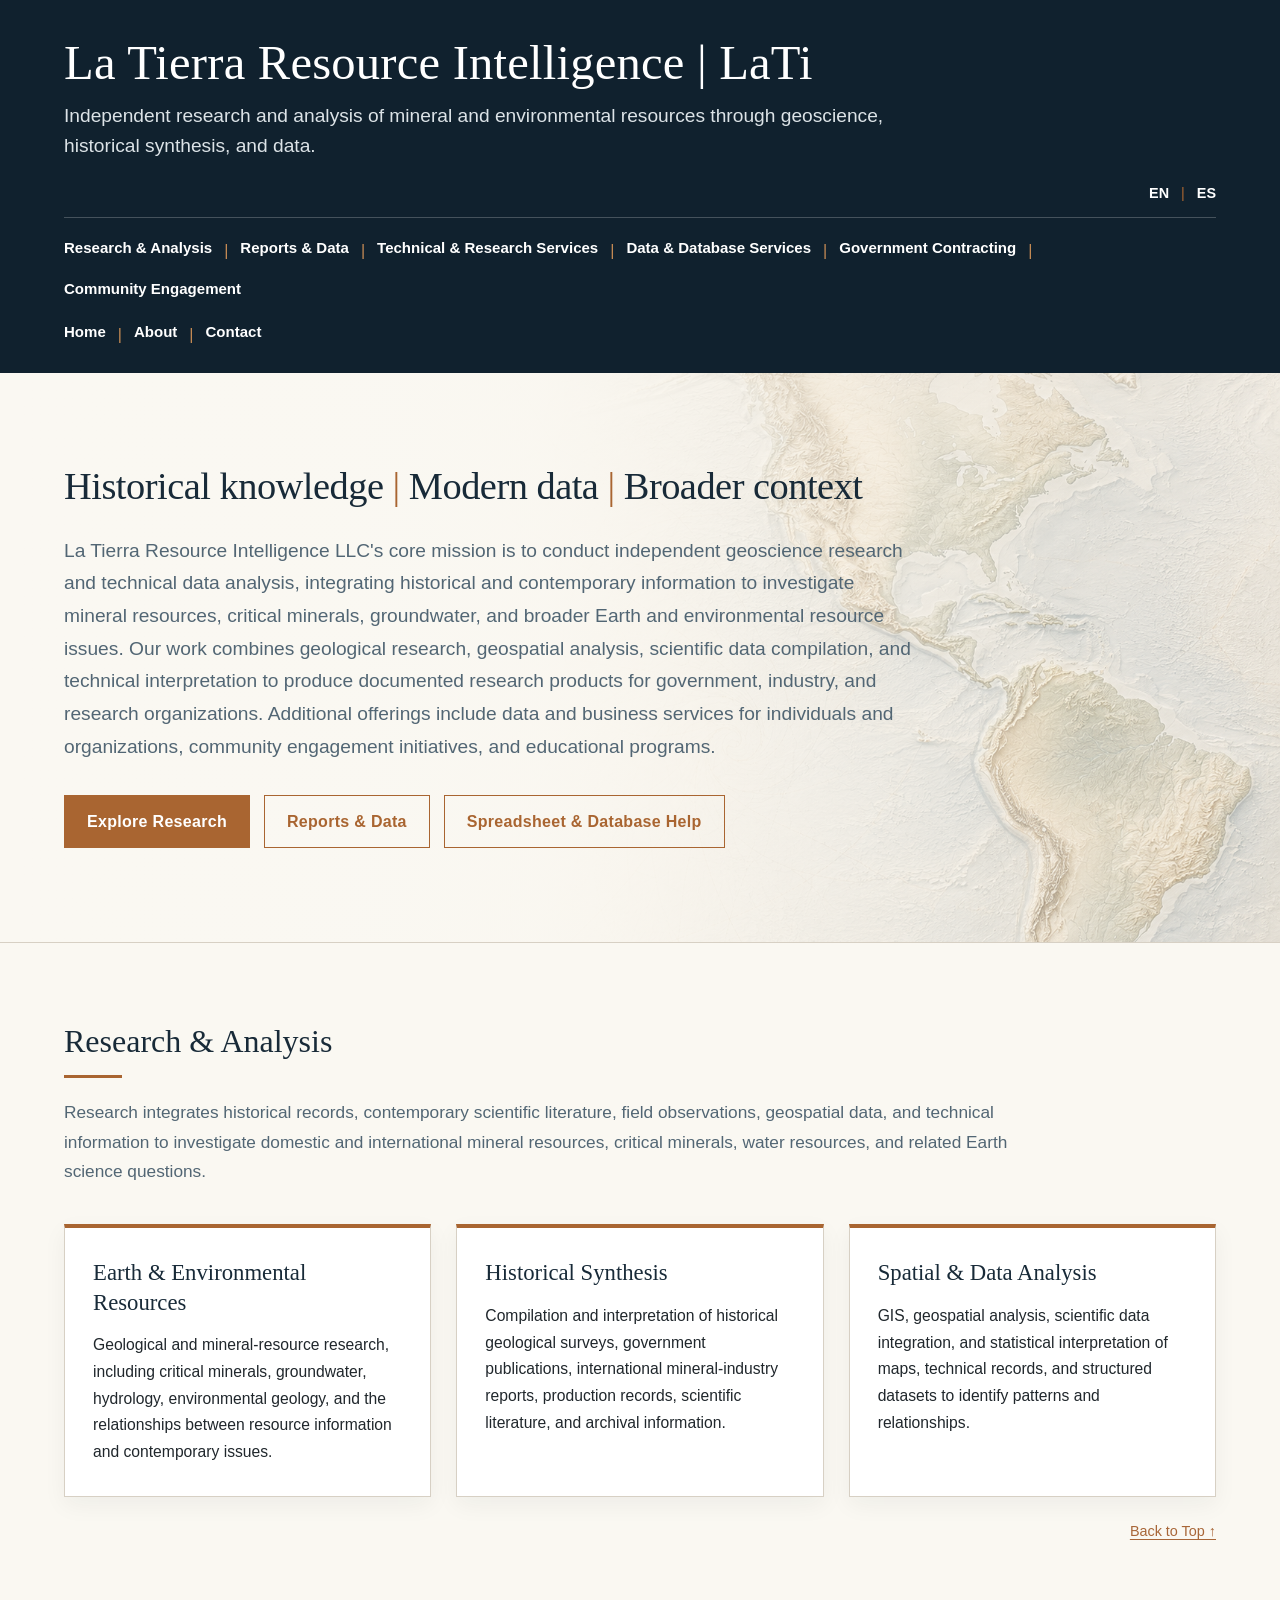
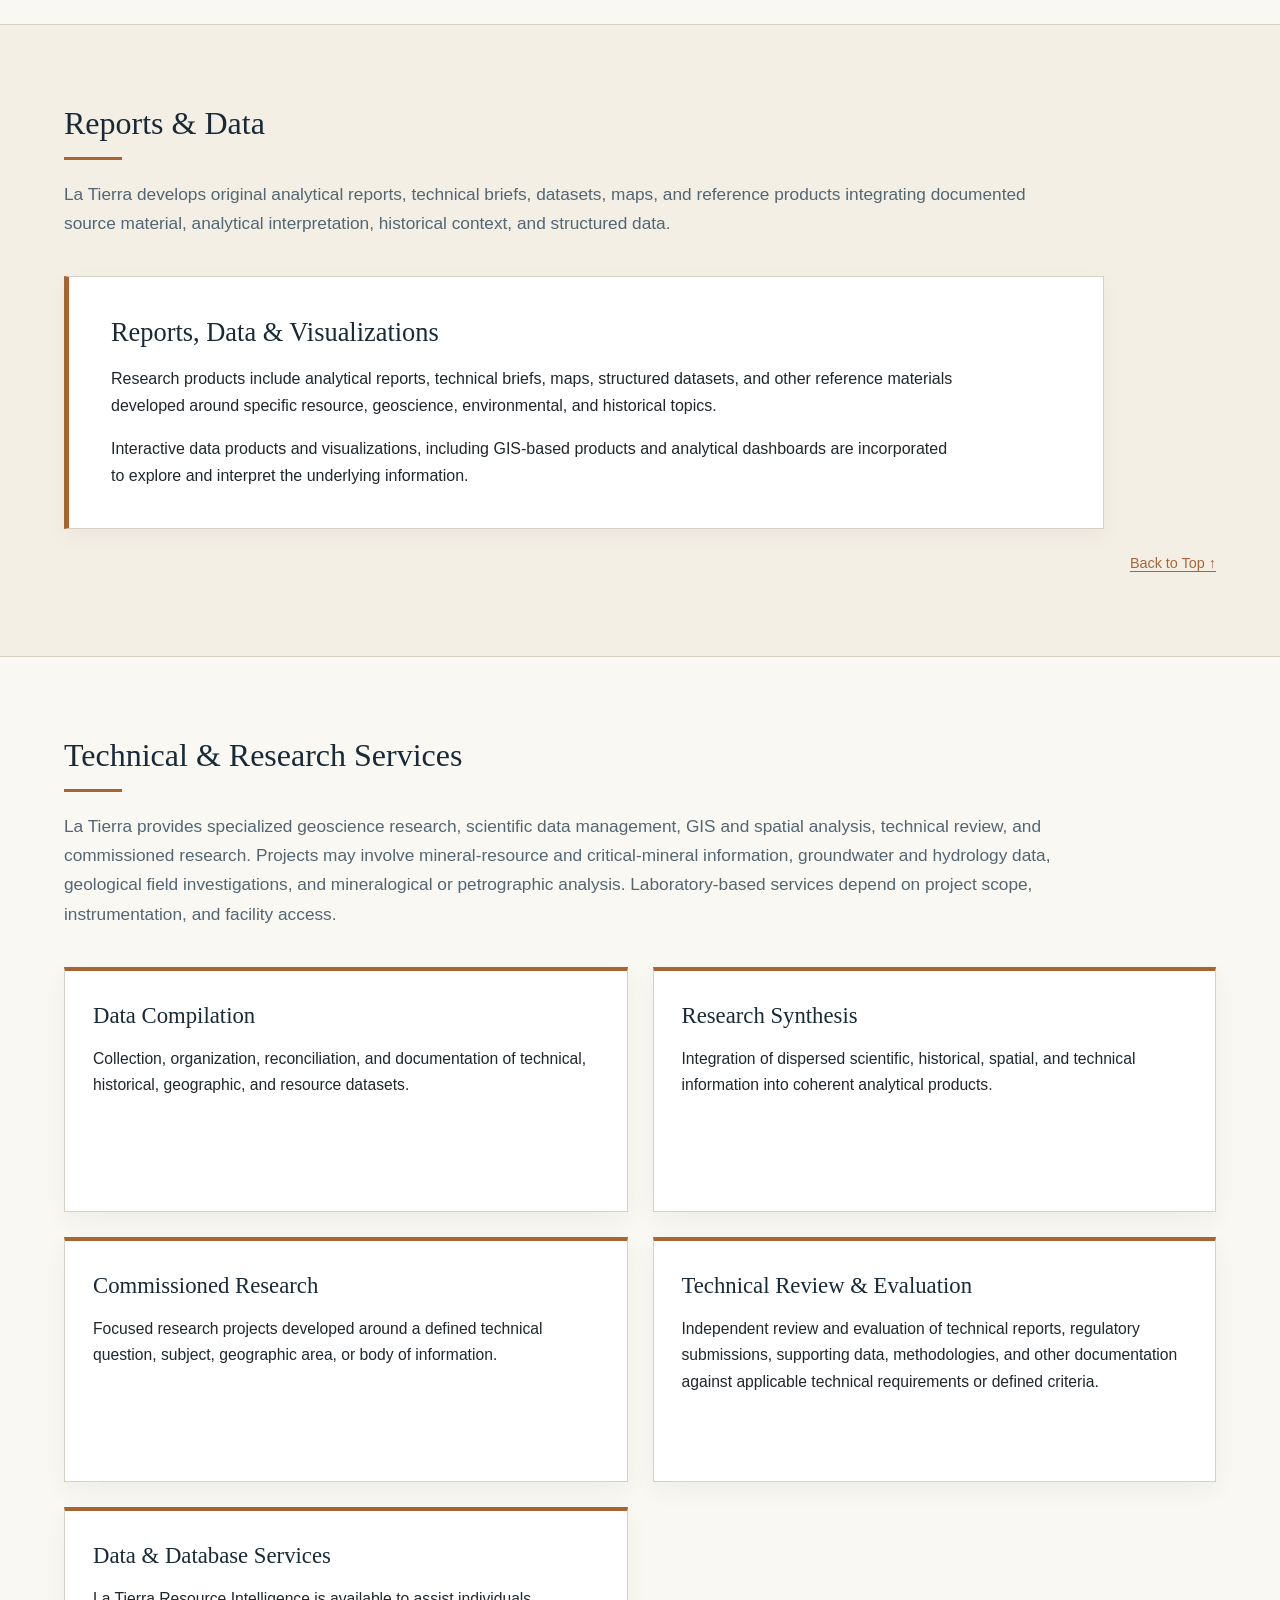
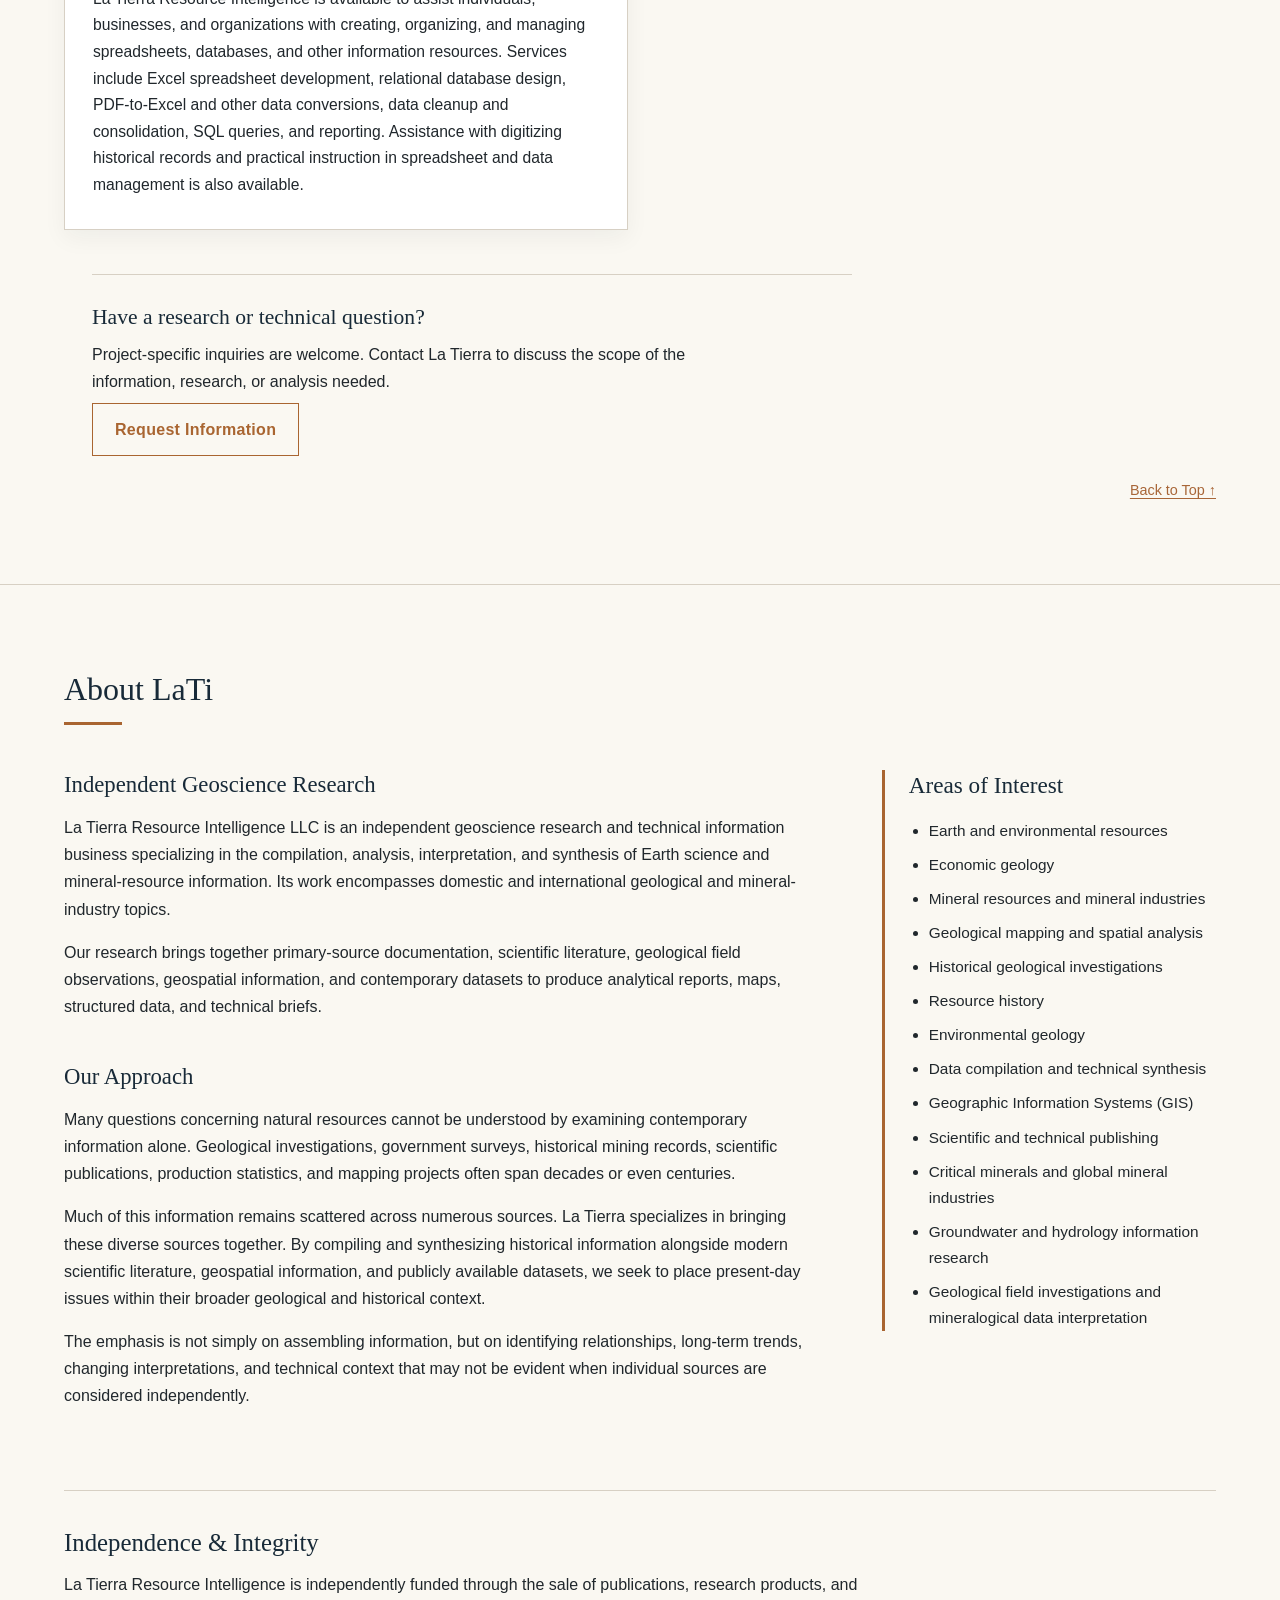
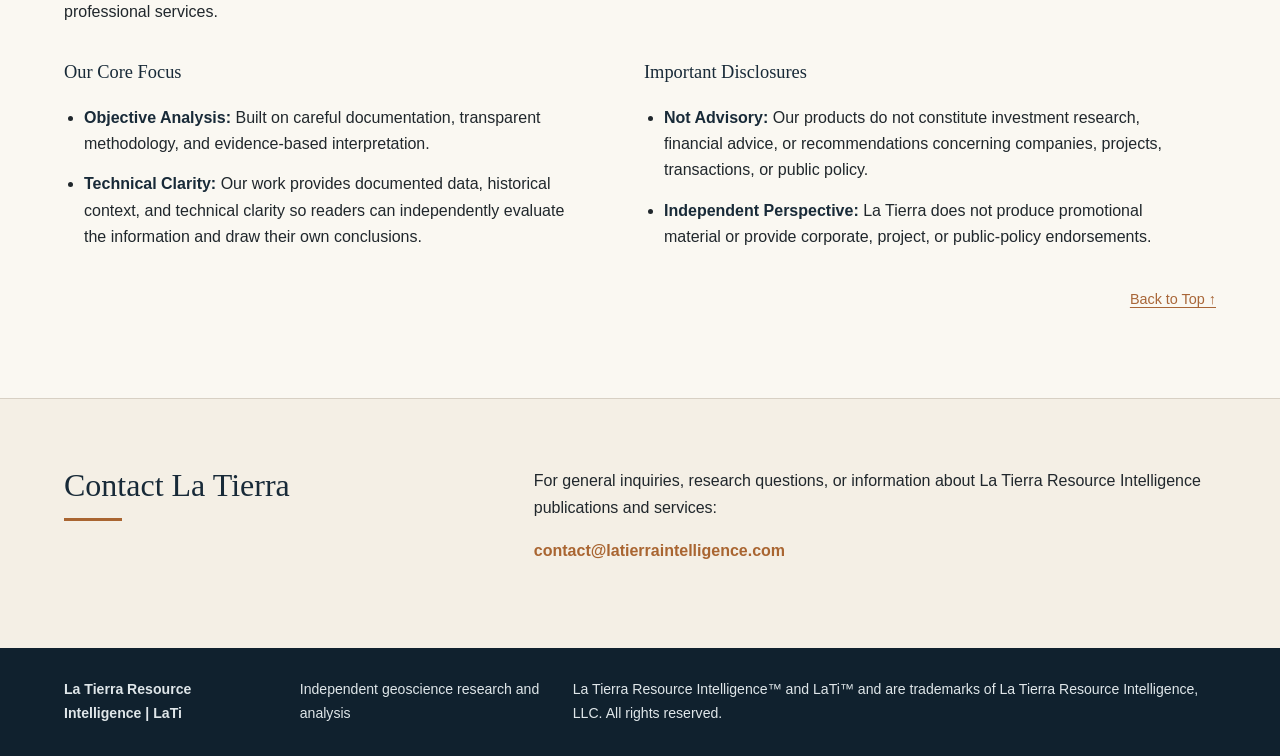
<file: index.html>
<!DOCTYPE html>

<html lang="en">
<head>
<meta charset="utf-8"/>
<meta content="width=device-width, initial-scale=1.0" name="viewport"/>
<title>La Tierra Resource Intelligence | Mineral &amp; Earth Resource Research</title>
<meta content="La Tierra: geoscience research, critical minerals, mineral resources, GIS, groundwater information research and global geological data services." name="description"/>
<link href="style.css" rel="stylesheet"/>
</head>
<body id="top">
<!-- =====================================================
       HEADER
       ===================================================== -->
<header class="site-header">
<div class="header-container">
<div class="brand">
<h1>
          La Tierra Resource Intelligence | LaTi
        </h1>
<p>
          Independent research and analysis of mineral and environmental resources through geoscience,
          historical synthesis, and data.
        </p>
</div>
<div class="language-switcher">
<a href="index.html">EN</a>
<span>|</span>
<a href="es.html">ES</a>
</div>
<nav class="main-nav" aria-label="Main navigation" style="display:flex;flex-direction:column;align-items:flex-start;gap:12px;">
<div class="nav-explicit-row" style="display:flex;flex-wrap:wrap;align-items:center;column-gap:12px;row-gap:9px;width:100%;">
<a href="#research">Research &amp; Analysis</a>
<span aria-hidden="true" style="color:#C58B54;font-weight:400;">|</span><a href="#reports">Reports &amp; Data</a>
<span aria-hidden="true" style="color:#C58B54;font-weight:400;">|</span><a href="#services">Technical &amp; Research Services</a>
<span aria-hidden="true" style="color:#C58B54;font-weight:400;">|</span><a href="data-services/">Data &amp; Database Services</a>
<span aria-hidden="true" style="color:#C58B54;font-weight:400;">|</span><a href="government/">Government Contracting</a>
<span aria-hidden="true" style="color:#C58B54;font-weight:400;">|</span><a href="community/">Community Engagement</a>
</div>
<div class="nav-explicit-row" style="display:flex;flex-wrap:wrap;align-items:center;column-gap:12px;row-gap:9px;width:100%;">
<a href="index.html">Home</a>
<span aria-hidden="true" style="color:#C58B54;font-weight:400;">|</span><a href="#about">About</a>
<span aria-hidden="true" style="color:#C58B54;font-weight:400;">|</span><a href="#contact">Contact</a>
</div>
</nav>
</div>
</header>
<main>
<!-- ===================================================
         HERO
         =================================================== -->
<section class="hero">
<div class="page-container">
<div class="hero-content">
<h2>
            Historical knowledge
            <span>|</span>
            Modern data
            <span>|</span>
            Broader context
          </h2>
<p class="hero-description">La Tierra Resource Intelligence LLC's core mission is to conduct independent geoscience research and technical data analysis, integrating historical and contemporary information to investigate mineral resources, critical minerals, groundwater, and broader Earth and environmental resource issues. Our work combines geological research, geospatial analysis, scientific data compilation, and technical interpretation to produce documented research products for government, industry, and research organizations. Additional offerings include data and business services for individuals and organizations, community engagement initiatives, and educational programs.</p>
<div class="hero-buttons">
<a class="button-primary" href="#research">
              Explore Research
            </a>
<a class="button-outline" href="#reports">
              Reports &amp; Data
            </a>
<a class="button-outline" href="data-services/">Spreadsheet &amp; Database Help</a></div>
</div>
</div>
</section>
<!-- ===================================================
         RESEARCH & ANALYSIS
         =================================================== -->
<section class="content-section" id="research">
<div class="page-container">
<div class="section-heading">
<h2>
            Research &amp; Analysis
          </h2>
<p class="section-intro">Research integrates historical records, contemporary scientific literature, field observations, geospatial data, and technical information to investigate domestic and international mineral resources, critical minerals, water resources, and related Earth science questions.</p>
</div>
<div class="research-grid">
<article class="research-card">
<h3>
              Earth &amp; Environmental Resources
            </h3>
<p>Geological and mineral-resource research, including critical minerals, groundwater, hydrology, environmental geology, and the relationships between resource information and contemporary issues.</p>
</article>
<article class="research-card">
<h3>
              Historical Synthesis
            </h3>
<p>Compilation and interpretation of historical geological surveys, government publications, international mineral-industry reports, production records, scientific literature, and archival information.</p>
</article>
<article class="research-card">
<h3>
              Spatial &amp; Data Analysis
            </h3>
<p>GIS, geospatial analysis, scientific data integration, and statistical interpretation of maps, technical records, and structured datasets to identify patterns and relationships.</p>
</article>
</div>
<div style="text-align:right;margin-top:20px;"><a href="#top" style="color:#A86638;text-decoration:underline;text-underline-offset:3px;font-size:0.9rem;">Back to Top ↑</a></div>
</div>
</section>
<!-- ===================================================
         REPORTS & DATA
         =================================================== -->
<section class="reports-section" id="reports">
<div class="page-container">
<div class="section-heading">
<h2>
            Reports &amp; Data
          </h2>
<p class="section-intro">
            La Tierra develops original analytical reports, technical briefs,
            datasets, maps, and reference products integrating documented source
            material, analytical interpretation, historical context, and
            structured data.
          </p>
</div>
<div class="report-panel">
<div class="report-panel-text">
<h3>
              Reports, Data &amp; Visualizations
            </h3>
<p>
              Research products include analytical reports, technical briefs,
              maps, structured datasets, and other reference materials developed
              around specific resource, geoscience, environmental, and historical
              topics.
            </p>
<p>
              Interactive data products and visualizations, including GIS-based
              products and analytical dashboards are incorporated to explore and interpret the underlying
              information.
            </p>
</div>
</div>
<div style="text-align:right;margin-top:20px;"><a href="#top" style="color:#A86638;text-decoration:underline;text-underline-offset:3px;font-size:0.9rem;">Back to Top ↑</a></div>
</div>
</section>
<!-- ===================================================
         TECHNICAL & RESEARCH SERVICES
         =================================================== -->
<section class="content-section" id="services">
<div class="page-container">
<div class="section-heading">
<h2>
            Technical &amp; Research Services
          </h2>
<p class="section-intro">La Tierra provides specialized geoscience research, scientific data management, GIS and spatial analysis, technical review, and commissioned research. Projects may involve mineral-resource and critical-mineral information, groundwater and hydrology data, geological field investigations, and mineralogical or petrographic analysis. Laboratory-based services depend on project scope, instrumentation, and facility access.</p>
</div>
<div class="services-grid">
<article class="service-item">
<h3>
              Data Compilation
            </h3>
<p>
              Collection, organization, reconciliation, and documentation of
              technical, historical, geographic, and resource datasets.
            </p>
</article>
<article class="service-item">
<h3>
              Research Synthesis
            </h3>
<p>
              Integration of dispersed scientific, historical, spatial, and
              technical information into coherent analytical products.
            </p>
</article>
<article class="service-item">
<h3>
              Commissioned Research
            </h3>
<p>
              Focused research projects developed around a defined technical
              question, subject, geographic area, or body of information.
            </p>
</article>
<article class="service-item">
<h3>
              Technical Review &amp; Evaluation
            </h3>
<p>
              Independent review and evaluation of technical reports,
              regulatory submissions, supporting data, methodologies, and
              other documentation against applicable technical requirements
              or defined criteria.
            </p>
</article>
<article class="service-item" id="data-services">
<h3>Data &amp; Database Services</h3>
<p>La Tierra Resource Intelligence is available to assist individuals, businesses, and organizations with creating, organizing, and managing spreadsheets, databases, and other information resources. Services include Excel spreadsheet development, relational database design, PDF-to-Excel and other data conversions, data cleanup and consolidation, SQL queries, and reporting. Assistance with digitizing historical records and practical instruction in spreadsheet and data management is also available.</p>
</article>
</div>
<!-- SERVICE INQUIRY -->
<div class="service-inquiry">
<h3>
            Have a research or technical question?
          </h3>
<p>
            Project-specific inquiries are welcome. Contact La Tierra to discuss
            the scope of the information, research, or analysis needed.
          </p>
<a class="button-outline" href="#contact">
            Request Information
          </a>
</div>
<div style="text-align:right;margin-top:20px;"><a href="#top" style="color:#A86638;text-decoration:underline;text-underline-offset:3px;font-size:0.9rem;">Back to Top ↑</a></div>
</div>
</section>
<!-- ===================================================
         ABOUT
         =================================================== -->
<section class="about-section" id="about">
<div class="page-container">
<div class="section-heading about-heading">
<h2>
            About LaTi
          </h2>
</div>
<div class="about-grid">
<!-- LEFT COLUMN -->
<div class="about-main">
<div class="about-block">
<h3>
                Independent Geoscience Research
              </h3>
<p>La Tierra Resource Intelligence LLC is an independent geoscience research and technical information business specializing in the compilation, analysis, interpretation, and synthesis of Earth science and mineral-resource information. Its work encompasses domestic and international geological and mineral-industry topics.</p>
<p>Our research brings together primary-source documentation, scientific literature, geological field observations, geospatial information, and contemporary datasets to produce analytical reports, maps, structured data, and technical briefs.</p>
</div>
<div class="about-block">
<h3>
                Our Approach
              </h3>
<p>
                Many questions concerning natural resources cannot be understood
                by examining contemporary information alone. Geological
                investigations, government surveys, historical mining records,
                scientific publications, production statistics, and mapping
                projects often span decades or even centuries.
              </p>
<p>
                Much of this information remains scattered across numerous
                sources. La Tierra specializes in bringing these diverse sources
                together. By compiling and synthesizing historical information alongside
                modern scientific literature, geospatial information, and
                publicly available datasets, we seek to place present-day
                issues within their broader geological and historical
                context.
              </p>
<p>
                The emphasis is not simply on assembling information, but on
                identifying relationships, long-term trends, changing
                interpretations, and technical context that may not be evident
                when individual sources are considered independently.
              </p>
</div>
</div>
<!-- RIGHT COLUMN -->
<aside class="about-sidebar">
<div class="sidebar-block">
<h3>
                Areas of Interest
              </h3>
<ul>
<li>
                  Earth and environmental resources
                </li>
<li>
                  Economic geology
                </li>
<li>
                  Mineral resources and mineral industries
                </li>
<li>
                  Geological mapping and spatial analysis
                </li>
<li>
                  Historical geological investigations
                </li>
<li>
                  Resource history
                </li>
<li>
                  Environmental geology
                </li>
<li>
                  Data compilation and technical synthesis
                </li>
<li>
                  Geographic Information Systems (GIS)
                </li>
<li>
                  Scientific and technical publishing
                </li>
<li>Critical minerals and global mineral industries</li><li>Groundwater and hydrology information research</li><li>Geological field investigations and mineralogical data interpretation</li></ul>
</div>
</aside>
</div>
<!-- closes about-grid -->
<!-- =================================================
             INDEPENDENCE & INTEGRITY
             FULL-WIDTH BELOW ABOUT GRID
             ================================================= -->
<div class="independence-block">
<h3>
            Independence &amp; Integrity
          </h3>
<p>
            La Tierra Resource Intelligence is independently funded through
            the sale of publications, research products, and professional
            services.
          </p>
<div class="independence-content">
<div class="independence-subsection">
<h4>
                Our Core Focus
              </h4>
<ul>
<li>
<strong>Objective Analysis:</strong>
                  Built on careful documentation, transparent methodology, and
                  evidence-based interpretation.
                </li>
<li>
<strong>Technical Clarity:</strong>
                  Our work provides documented data, historical context, and
                  technical clarity so readers can independently evaluate the
                  information and draw their own conclusions.
                </li>
</ul>
</div>
<div class="independence-subsection">
<h4>
                Important Disclosures
              </h4>
<ul>
<li>
<strong>Not Advisory:</strong>
                  Our products do not constitute investment research, financial
                  advice, or recommendations concerning companies, projects,
                  transactions, or public policy.
                </li>
<li>
<strong>Independent Perspective:</strong>
                  La Tierra does not produce promotional material or provide
                  corporate, project, or public-policy endorsements.
                </li>
</ul>
</div>
</div>
</div>
<div style="text-align:right;margin-top:20px;"><a href="#top" style="color:#A86638;text-decoration:underline;text-underline-offset:3px;font-size:0.9rem;">Back to Top ↑</a></div>
</div>
</section>
<!-- ===================================================
         CONTACT
         =================================================== -->
<section class="contact-section" id="contact">
<div class="page-container">
<div class="contact-grid">
<div>
<h2>
              Contact La Tierra
            </h2>
</div>
<div class="contact-details">
<p>
              For general inquiries, research questions, or information about
              La Tierra Resource Intelligence publications and services:
            </p>
<p>
<a href="mailto:contact@latierraintelligence.com">
                contact@latierraintelligence.com
              </a>
</p>
</div>
</div>
</div>
</section>
</main>
<!-- =====================================================
       FOOTER
       ===================================================== -->
<footer>
<div class="footer-container">
<div>
<strong>
          La Tierra Resource Intelligence | LaTi
        </strong>
</div>
<div>
        Independent geoscience research and analysis
      </div>
       La Tierra Resource Intelligence™ and LaTi™ and are trademarks of La Tierra Resource Intelligence, LLC. All rights reserved.
      </div>
</footer>
<!-- Cloudflare Web Analytics -->
<script data-cf-beacon='{"token": "9cff321d72824223a50fa33782dbae06"}' src="https://static.cloudflareinsights.com/beacon.min.js" type="module"></script>
<!-- End Cloudflare Web Analytics -->
</body>
</html>
</file>
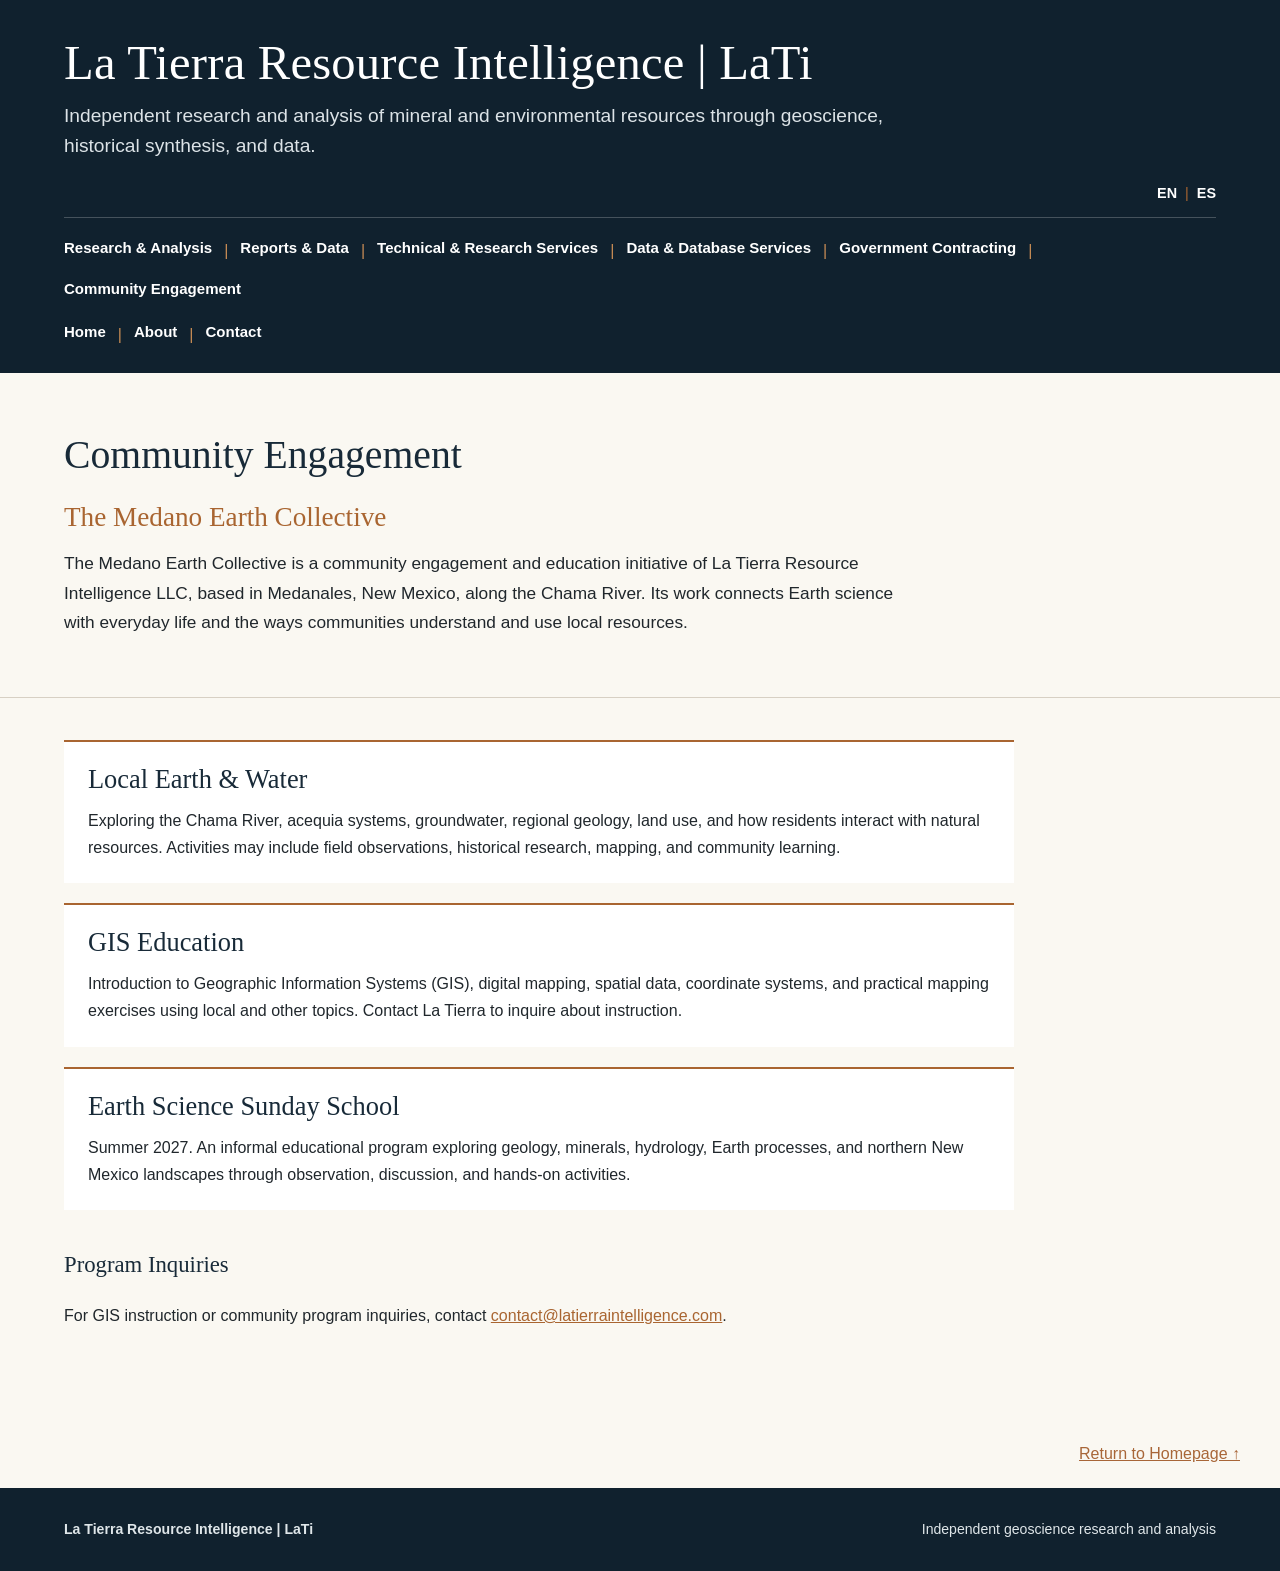
<file: community/index.html>
<!DOCTYPE html>
<html lang="en"><head><meta charset="utf-8"><meta name="viewport" content="width=device-width,initial-scale=1"><title>Community Engagement | La Tierra Resource Intelligence</title><meta name="description" content="Medano Earth Collective: Chama River, acequias, GIS education and Earth science learning."><link rel="stylesheet" href="../style.css"><style>
.community-hero{padding:60px 0 42px;background:var(--paper-light);border-bottom:1px solid var(--border)}
.community-hero h2{font:normal clamp(2rem,3.1vw,3rem)/1.15 Georgia,serif;color:var(--navy);margin:0 0 24px}
.community-hero p{max-width:850px;font-size:1.08rem}
.community-main{padding:42px 0 75px}
.community-topic{border-top:2px solid var(--copper);padding:22px 24px;background:white;margin-bottom:20px;max-width:950px}
.community-topic h3{font:normal 1.65rem Georgia,serif;color:var(--navy);margin:0 0 12px}
.community-topic p{margin:0}
.community-contact{padding-top:20px} @media(max-width:700px){.community-hero{padding:35px 0}.community-topic{padding:20px}}
</style></head><body>
<header class="site-header"><div class="header-container"><div class="brand"><h1>La Tierra Resource Intelligence | LaTi</h1><p>Independent research and analysis of mineral and environmental resources through geoscience, historical synthesis, and data.</p></div><div class="language-switcher"><a href="./">EN</a><span>|</span><a href="es.html">ES</a></div><nav class="main-nav" aria-label="Main navigation" style="display:flex;flex-direction:column;align-items:flex-start;gap:12px;">
<div class="nav-explicit-row" style="display:flex;flex-wrap:wrap;align-items:center;column-gap:12px;row-gap:9px;width:100%;">
<a href="../index.html#research">Research &amp; Analysis</a>
<span aria-hidden="true" style="color:#C58B54;font-weight:400;">|</span><a href="../index.html#reports">Reports &amp; Data</a>
<span aria-hidden="true" style="color:#C58B54;font-weight:400;">|</span><a href="../index.html#services">Technical &amp; Research Services</a>
<span aria-hidden="true" style="color:#C58B54;font-weight:400;">|</span><a href="../data-services/">Data &amp; Database Services</a>
<span aria-hidden="true" style="color:#C58B54;font-weight:400;">|</span><a href="../government/">Government Contracting</a>
<span aria-hidden="true" style="color:#C58B54;font-weight:400;">|</span><a href="./">Community Engagement</a>
</div>
<div class="nav-explicit-row" style="display:flex;flex-wrap:wrap;align-items:center;column-gap:12px;row-gap:9px;width:100%;">
<a href="../index.html">Home</a>
<span aria-hidden="true" style="color:#C58B54;font-weight:400;">|</span><a href="../index.html#about">About</a>
<span aria-hidden="true" style="color:#C58B54;font-weight:400;">|</span><a href="../index.html#contact">Contact</a>
</div>
</nav></div></header>
<main><section class="community-hero"><div class="page-container"><h2>Community Engagement</h2><h3 style="font:normal 1.7rem Georgia,serif;color:var(--copper);margin:0 0 16px">The Medano Earth Collective</h3><p>The Medano Earth Collective is a community engagement and education initiative of La Tierra Resource Intelligence LLC, based in Medanales, New Mexico, along the Chama River. Its work connects Earth science with everyday life and the ways communities understand and use local resources.</p></div></section>
<section class="community-main"><div class="page-container"><article class="community-topic"><h3>Local Earth &amp; Water</h3><p>Exploring the Chama River, acequia systems, groundwater, regional geology, land use, and how residents interact with natural resources. Activities may include field observations, historical research, mapping, and community learning.</p></article><article class="community-topic"><h3>GIS Education</h3><p>Introduction to Geographic Information Systems (GIS), digital mapping, spatial data, coordinate systems, and practical mapping exercises using local and other topics. Contact La Tierra to inquire about instruction.</p></article><article class="community-topic"><h3>Earth Science Sunday School</h3><p>Summer 2027. An informal educational program exploring geology, minerals, hydrology, Earth processes, and northern New Mexico landscapes through observation, discussion, and hands-on activities.</p></article><div class="community-contact"><h3>Program Inquiries</h3><p>For GIS instruction or community program inquiries, contact <a href="mailto:contact@latierraintelligence.com">contact@latierraintelligence.com</a>.</p></div></div></section>

<div style="text-align:right; margin:20px 40px;">
  <a href="../index.html" style="color:#A86638; text-decoration:underline;">
    Return to Homepage ↑
  </a>
</div>
</main>
<footer><div class="footer-container"><div><strong>La Tierra Resource Intelligence | LaTi</strong></div><div>Independent geoscience research and analysis</div></div></footer>
<script data-cf-beacon='{"token": "9cff321d72824223a50fa33782dbae06"}' src="https://static.cloudflareinsights.com/beacon.min.js" type="module"></script>
</body></html>
</file>
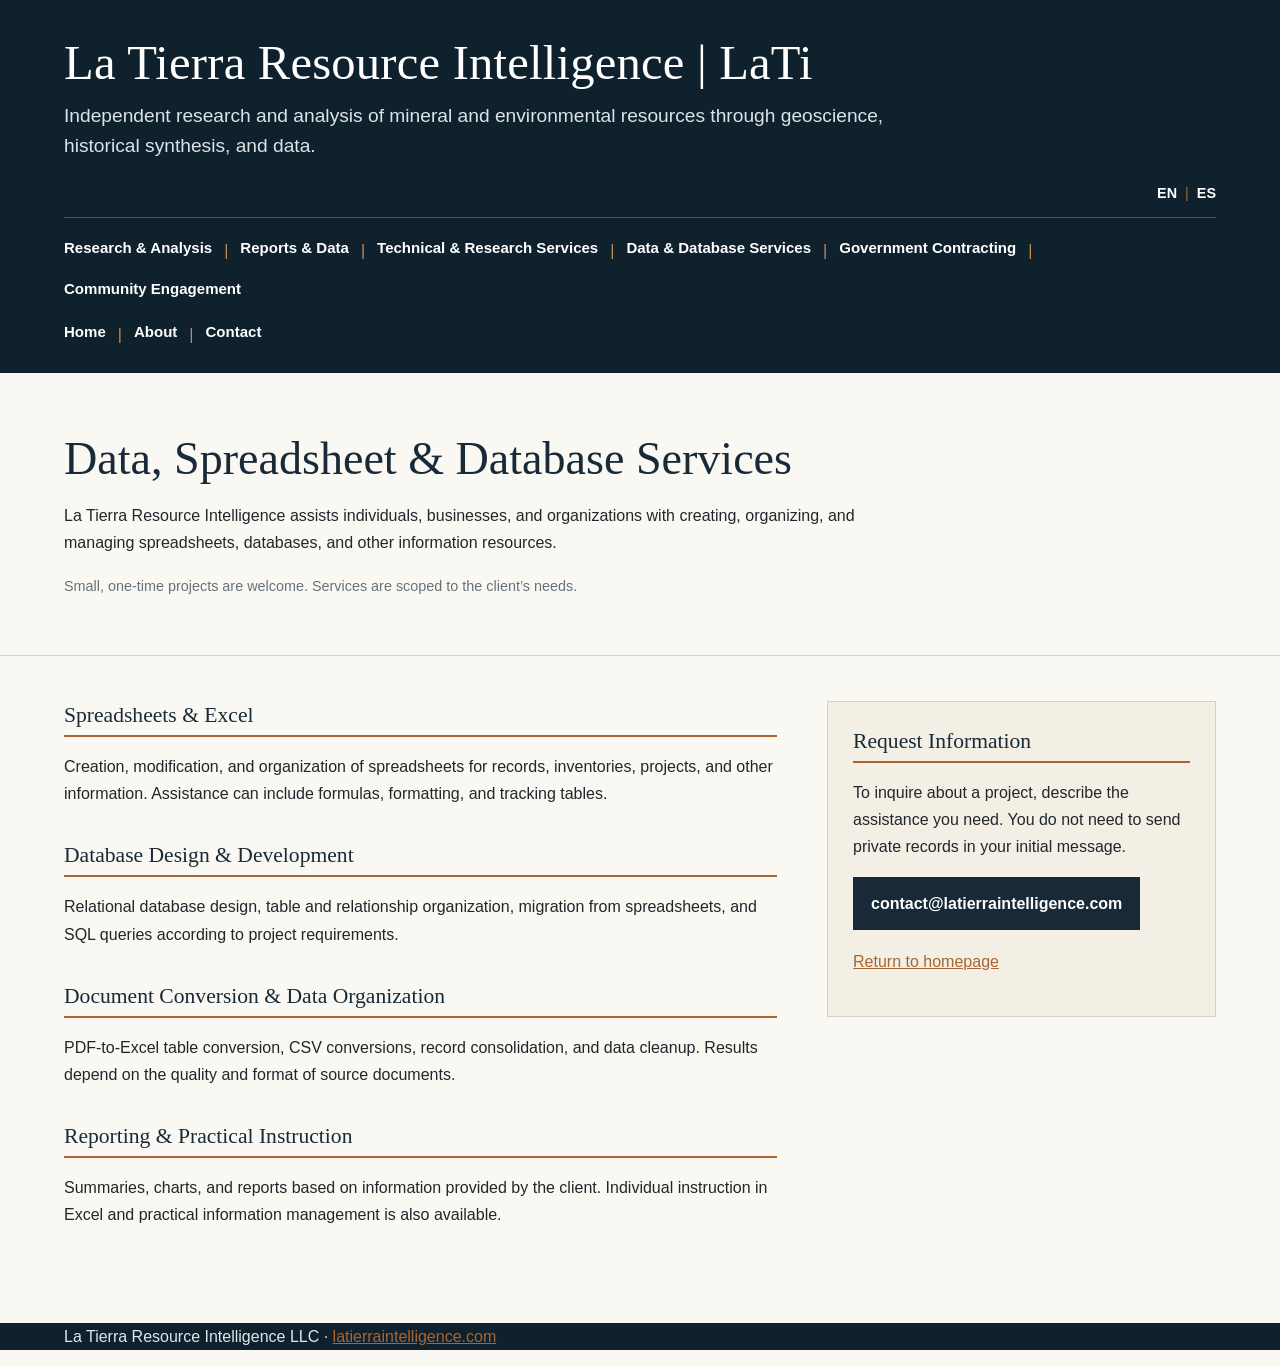
<file: data-services/index.html>
<!DOCTYPE html>
<html lang="en">
<head>
<meta charset="UTF-8">
<meta name="viewport" content="width=device-width, initial-scale=1.0">
<meta name="description" content="La Tierra Resource Intelligence assists individuals, businesses, and organizations with creating, organizing, and managing spreadsheets, databases, and other information resources.">
<title>Data, Spreadsheet &amp; Database Services | La Tierra Resource Intelligence</title>
<link rel="stylesheet" href="../style.css">
<style>
.data-intro{padding:58px 0 38px;border-bottom:1px solid var(--border);background:var(--paper-light)}
.data-intro h2{font-family:Georgia,"Times New Roman",serif;font-size:clamp(2rem,3.6vw,3.1rem);line-height:1.2;margin:0 0 16px;color:var(--navy)}
.data-intro p{max-width:850px;margin:0 0 18px}
.data-layout{padding:45px 0 60px;display:grid;grid-template-columns:minmax(0,1.65fr) minmax(260px,0.9fr);gap:50px}
.data-layout h3{font-family:Georgia,"Times New Roman",serif;color:var(--navy);font-size:1.35rem;border-bottom:2px solid var(--copper);padding-bottom:6px;margin:0 0 16px}
.data-section{margin-bottom:34px}
.data-section p{margin:0 0 12px}
.data-side{background:var(--paper);border:1px solid var(--border);padding:25px;align-self:start}
.data-side h3{margin:0 0 16px}
.data-side p{margin:0 0 16px}
.data-button{display:inline-block;background:var(--navy);color:var(--white);padding:13px 18px;text-decoration:none;font-weight:700;overflow-wrap:anywhere}
.data-button:hover{background:var(--copper-dark);color:var(--white)}
.data-note{color:var(--muted);font-size:0.9rem}
@media(max-width:800px){.data-layout{grid-template-columns:1fr;gap:4px}.data-intro{padding-top:38px}}
</style>
</head>
<body>
<header class="site-header"><div class="header-container">
<div class="brand"><h1>La Tierra Resource Intelligence | LaTi</h1><p>Independent research and analysis of mineral and environmental resources through geoscience, historical synthesis, and data.</p></div>
<div class="language-switcher"><a href="index.html" lang="en">EN</a><span>|</span><a href="es.html" lang="es">ES</a></div>
<nav class="main-nav" aria-label="Main navigation" style="display:flex;flex-direction:column;align-items:flex-start;gap:12px;">
<div class="nav-explicit-row" style="display:flex;flex-wrap:wrap;align-items:center;column-gap:12px;row-gap:9px;width:100%;">
<a href="../index.html#research">Research &amp; Analysis</a>
<span aria-hidden="true" style="color:#C58B54;font-weight:400;">|</span><a href="../index.html#reports">Reports &amp; Data</a>
<span aria-hidden="true" style="color:#C58B54;font-weight:400;">|</span><a href="../index.html#services">Technical &amp; Research Services</a>
<span aria-hidden="true" style="color:#C58B54;font-weight:400;">|</span><a href="./">Data &amp; Database Services</a>
<span aria-hidden="true" style="color:#C58B54;font-weight:400;">|</span><a href="../government/">Government Contracting</a>
<span aria-hidden="true" style="color:#C58B54;font-weight:400;">|</span><a href="../community/">Community Engagement</a>
</div>
<div class="nav-explicit-row" style="display:flex;flex-wrap:wrap;align-items:center;column-gap:12px;row-gap:9px;width:100%;">
<a href="../index.html">Home</a>
<span aria-hidden="true" style="color:#C58B54;font-weight:400;">|</span><a href="../index.html#about">About</a>
<span aria-hidden="true" style="color:#C58B54;font-weight:400;">|</span><a href="../index.html#contact">Contact</a>
</div>
</nav>
</div></header>
<main id="main">
<section class="data-intro"><div class="page-container">
<h2>Data, Spreadsheet &amp; Database Services</h2>
<p>La Tierra Resource Intelligence assists individuals, businesses, and organizations with creating, organizing, and managing spreadsheets, databases, and other information resources.</p>
<p class="data-note">Small, one-time projects are welcome. Services are scoped to the client’s needs.</p>
</div></section>
<div class="page-container data-layout"><div><section class="data-section"><h3>Spreadsheets &amp; Excel</h3><p>Creation, modification, and organization of spreadsheets for records, inventories, projects, and other information. Assistance can include formulas, formatting, and tracking tables.</p></section>
<section class="data-section"><h3>Database Design &amp; Development</h3><p>Relational database design, table and relationship organization, migration from spreadsheets, and SQL queries according to project requirements.</p></section>
<section class="data-section"><h3>Document Conversion &amp; Data Organization</h3><p>PDF-to-Excel table conversion, CSV conversions, record consolidation, and data cleanup. Results depend on the quality and format of source documents.</p></section>
<section class="data-section"><h3>Reporting &amp; Practical Instruction</h3><p>Summaries, charts, and reports based on information provided by the client. Individual instruction in Excel and practical information management is also available.</p></section></div>
<aside class="data-side"><h3>Request Information</h3><p>To inquire about a project, describe the assistance you need. You do not need to send private records in your initial message.</p>
<a class="data-button" href="mailto:contact@latierraintelligence.com?subject=Data%20Services%20Inquiry">contact@latierraintelligence.com</a>
<p style="margin-top:18px"><a href="../index.html">Return to homepage</a></p>
</aside></div>
</main>
<footer class="site-footer"><div class="page-container"><p>La Tierra Resource Intelligence LLC · <a href="https://latierraintelligence.com">latierraintelligence.com</a></p></div></footer>
</body></html>
</file>
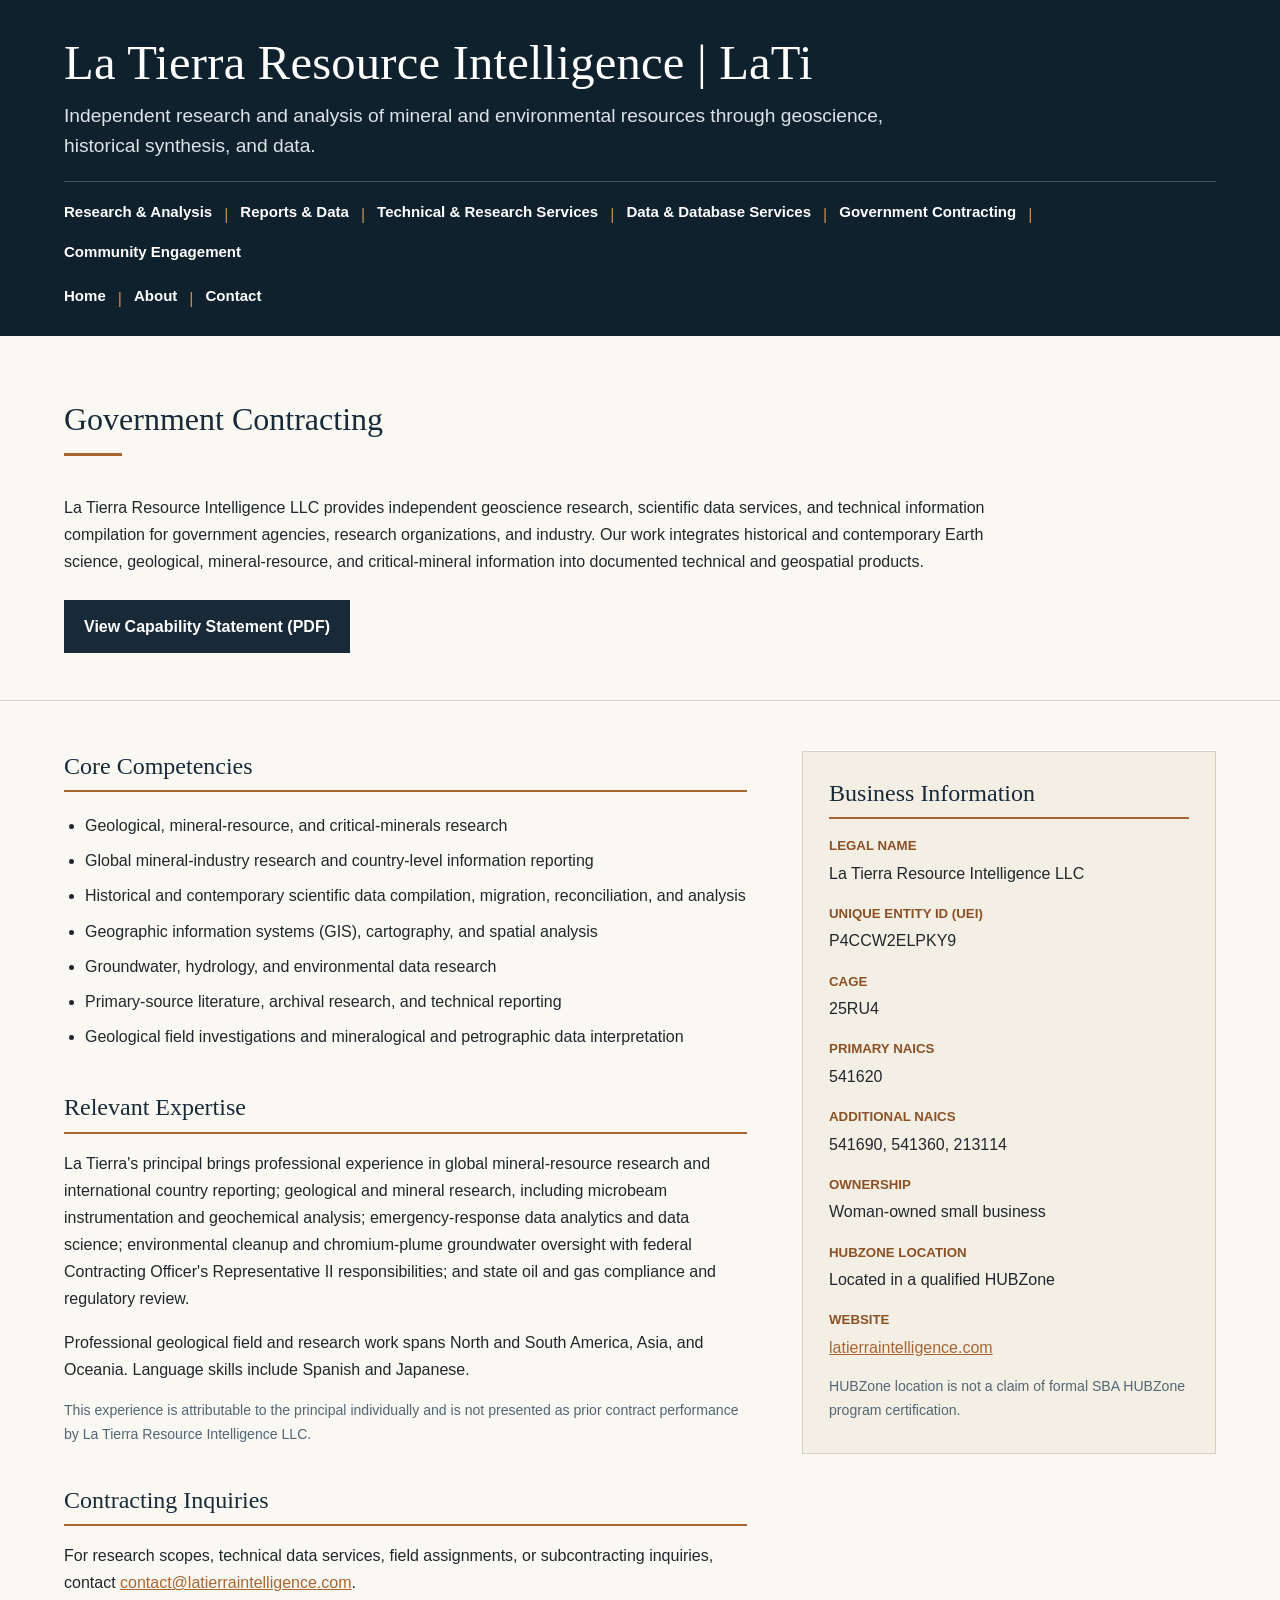
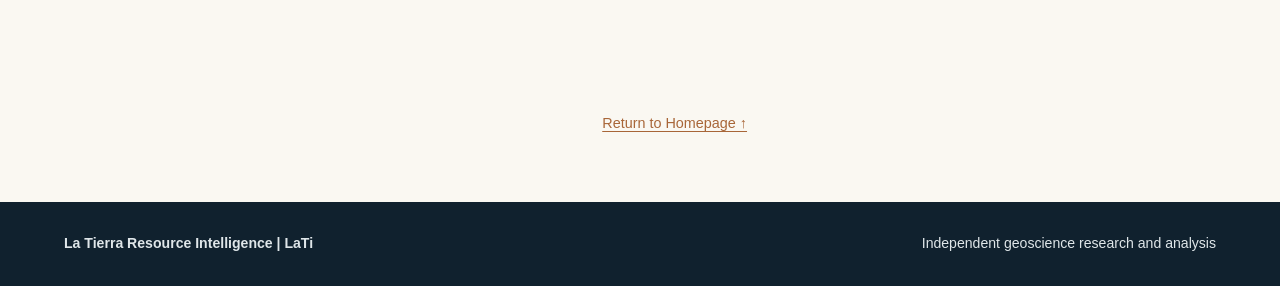
<file: government/index.html>
<!DOCTYPE html>
<html lang="en">
<head>
  <meta charset="UTF-8">
  <meta name="viewport" content="width=device-width, initial-scale=1.0">
  <meta name="description" content="La Tierra Resource Intelligence LLC government contracting capabilities: geoscience research, mineral resources, critical minerals, GIS, technical data and environmental research.">
  <title>Government Contracting | La Tierra Resource Intelligence</title>
  <link rel="stylesheet" href="../style.css">
  <style>
    .government-intro{padding:65px 0 35px;background:var(--paper-light);border-bottom:1px solid var(--border)}
    .government-intro h2{margin-bottom:20px}.government-intro p{max-width:950px}
    .gov-layout{display:grid;grid-template-columns:minmax(0,1.65fr) minmax(275px,1fr);gap:55px;padding:50px 0 65px}
    .gov-layout h3{font-size:1.5rem;border-bottom:2px solid var(--copper);padding-bottom:8px;margin:0 0 16px}
    .gov-layout section{margin-bottom:38px}.gov-layout ul{padding-left:21px;margin-top:0}
    .gov-layout li{padding:4px 0}.gov-meta{border:1px solid var(--border);background:var(--paper);padding:26px 26px 16px;align-self:start}
    .gov-meta dl{margin:0}.gov-meta dt{font-weight:bold;color:var(--copper-dark);font-size:.83rem;text-transform:uppercase;margin-top:16px}.gov-meta dd{margin:2px 0 14px;overflow-wrap:anywhere}
    .gov-download{display:inline-block;background:var(--navy);color:white;text-decoration:none;padding:13px 20px;font-weight:bold;margin:8px 0 12px}.gov-download:hover{background:var(--copper-dark);color:white}
    .gov-note{color:var(--slate);font-size:.88rem}
    @media(max-width:800px){.gov-layout{grid-template-columns:1fr;gap:8px}.government-intro{padding-top:38px}}
  </style>
</head>
<body>
<header class="site-header"><div class="header-container">
<div class="brand"><h1>La Tierra Resource Intelligence | LaTi</h1><p>Independent research and analysis of mineral and environmental resources through geoscience, historical synthesis, and data.</p></div>
<nav class="main-nav" aria-label="Main navigation" style="display:flex;flex-direction:column;align-items:flex-start;gap:12px;">
<div class="nav-explicit-row" style="display:flex;flex-wrap:wrap;align-items:center;column-gap:12px;row-gap:9px;width:100%;">
<a href="../index.html#research">Research &amp; Analysis</a>
<span aria-hidden="true" style="color:#C58B54;font-weight:400;">|</span><a href="../index.html#reports">Reports &amp; Data</a>
<span aria-hidden="true" style="color:#C58B54;font-weight:400;">|</span><a href="../index.html#services">Technical &amp; Research Services</a>
<span aria-hidden="true" style="color:#C58B54;font-weight:400;">|</span><a href="../data-services/">Data &amp; Database Services</a>
<span aria-hidden="true" style="color:#C58B54;font-weight:400;">|</span><a href="../government/">Government Contracting</a>
<span aria-hidden="true" style="color:#C58B54;font-weight:400;">|</span><a href="../community/">Community Engagement</a>
</div>
<div class="nav-explicit-row" style="display:flex;flex-wrap:wrap;align-items:center;column-gap:12px;row-gap:9px;width:100%;">
<a href="../index.html">Home</a>
<span aria-hidden="true" style="color:#C58B54;font-weight:400;">|</span><a href="../index.html#about">About</a>
<span aria-hidden="true" style="color:#C58B54;font-weight:400;">|</span><a href="../index.html#contact">Contact</a>
</div>
</nav></div></header>
<main>
<section class="government-intro"><div class="page-container"><div class="section-heading"><h2>Government Contracting</h2></div>
<p>La Tierra Resource Intelligence LLC provides independent geoscience research, scientific data services, and technical information compilation for government agencies, research organizations, and industry. Our work integrates historical and contemporary Earth science, geological, mineral-resource, and critical-mineral information into documented technical and geospatial products.</p>
<a class="gov-download" href="La_Tierra_Capability_Statement%20(1).pdf" target="_blank" rel="noopener">View Capability Statement (PDF)</a>
</div></section>
<div class="page-container gov-layout"><div>
<section><h3>Core Competencies</h3><ul>
<li>Geological, mineral-resource, and critical-minerals research</li>
<li>Global mineral-industry research and country-level information reporting</li>
<li>Historical and contemporary scientific data compilation, migration, reconciliation, and analysis</li>
<li>Geographic information systems (GIS), cartography, and spatial analysis</li>
<li>Groundwater, hydrology, and environmental data research</li>
<li>Primary-source literature, archival research, and technical reporting</li>
<li>Geological field investigations and mineralogical and petrographic data interpretation</li>
</ul></section>
<section><h3>Relevant Expertise</h3><p>La Tierra's principal brings professional experience in global mineral-resource research and international country reporting; geological and mineral research, including microbeam instrumentation and geochemical analysis; emergency-response data analytics and data science; environmental cleanup and chromium-plume groundwater oversight with federal Contracting Officer's Representative II responsibilities; and state oil and gas compliance and regulatory review.</p><p>Professional geological field and research work spans North and South America, Asia, and Oceania. Language skills include Spanish and Japanese.</p><p class="gov-note">This experience is attributable to the principal individually and is not presented as prior contract performance by La Tierra Resource Intelligence LLC.</p></section>
<section><h3>Contracting Inquiries</h3><p>For research scopes, technical data services, field assignments, or subcontracting inquiries, contact <a href="mailto:contact@latierraintelligence.com">contact@latierraintelligence.com</a>.</p></section>
</div>
<aside class="gov-meta"><h3>Business Information</h3><dl>
<dt>Legal name</dt><dd>La Tierra Resource Intelligence LLC</dd>
<dt>Unique Entity ID (UEI)</dt><dd>P4CCW2ELPKY9</dd>
<dt>CAGE</dt><dd>25RU4</dd>
<dt>Primary NAICS</dt><dd>541620</dd>
<dt>Additional NAICS</dt><dd>541690, 541360, 213114</dd>
<dt>Ownership</dt><dd>Woman-owned small business</dd>
<dt>HUBZone Location</dt><dd>Located in a qualified HUBZone</dd>
<dt>Website</dt><dd><a href="https://latierraintelligence.com">latierraintelligence.com</a></dd>
</dl><p class="gov-note">HUBZone location is not a claim of formal SBA HUBZone program certification.</p></aside>

<div style="text-align:right; margin-top:20px;">
  <a href="../index.html"
     style="color:#A86638; text-decoration:underline; text-underline-offset:3px; font-size:0.9rem;">
    Return to Homepage ↑
  </a>
</div>

</div></main>
<footer><div class="footer-container"><div><strong>La Tierra Resource Intelligence | LaTi</strong></div><div>Independent geoscience research and analysis</div></div></footer>
</body></html>
</file>
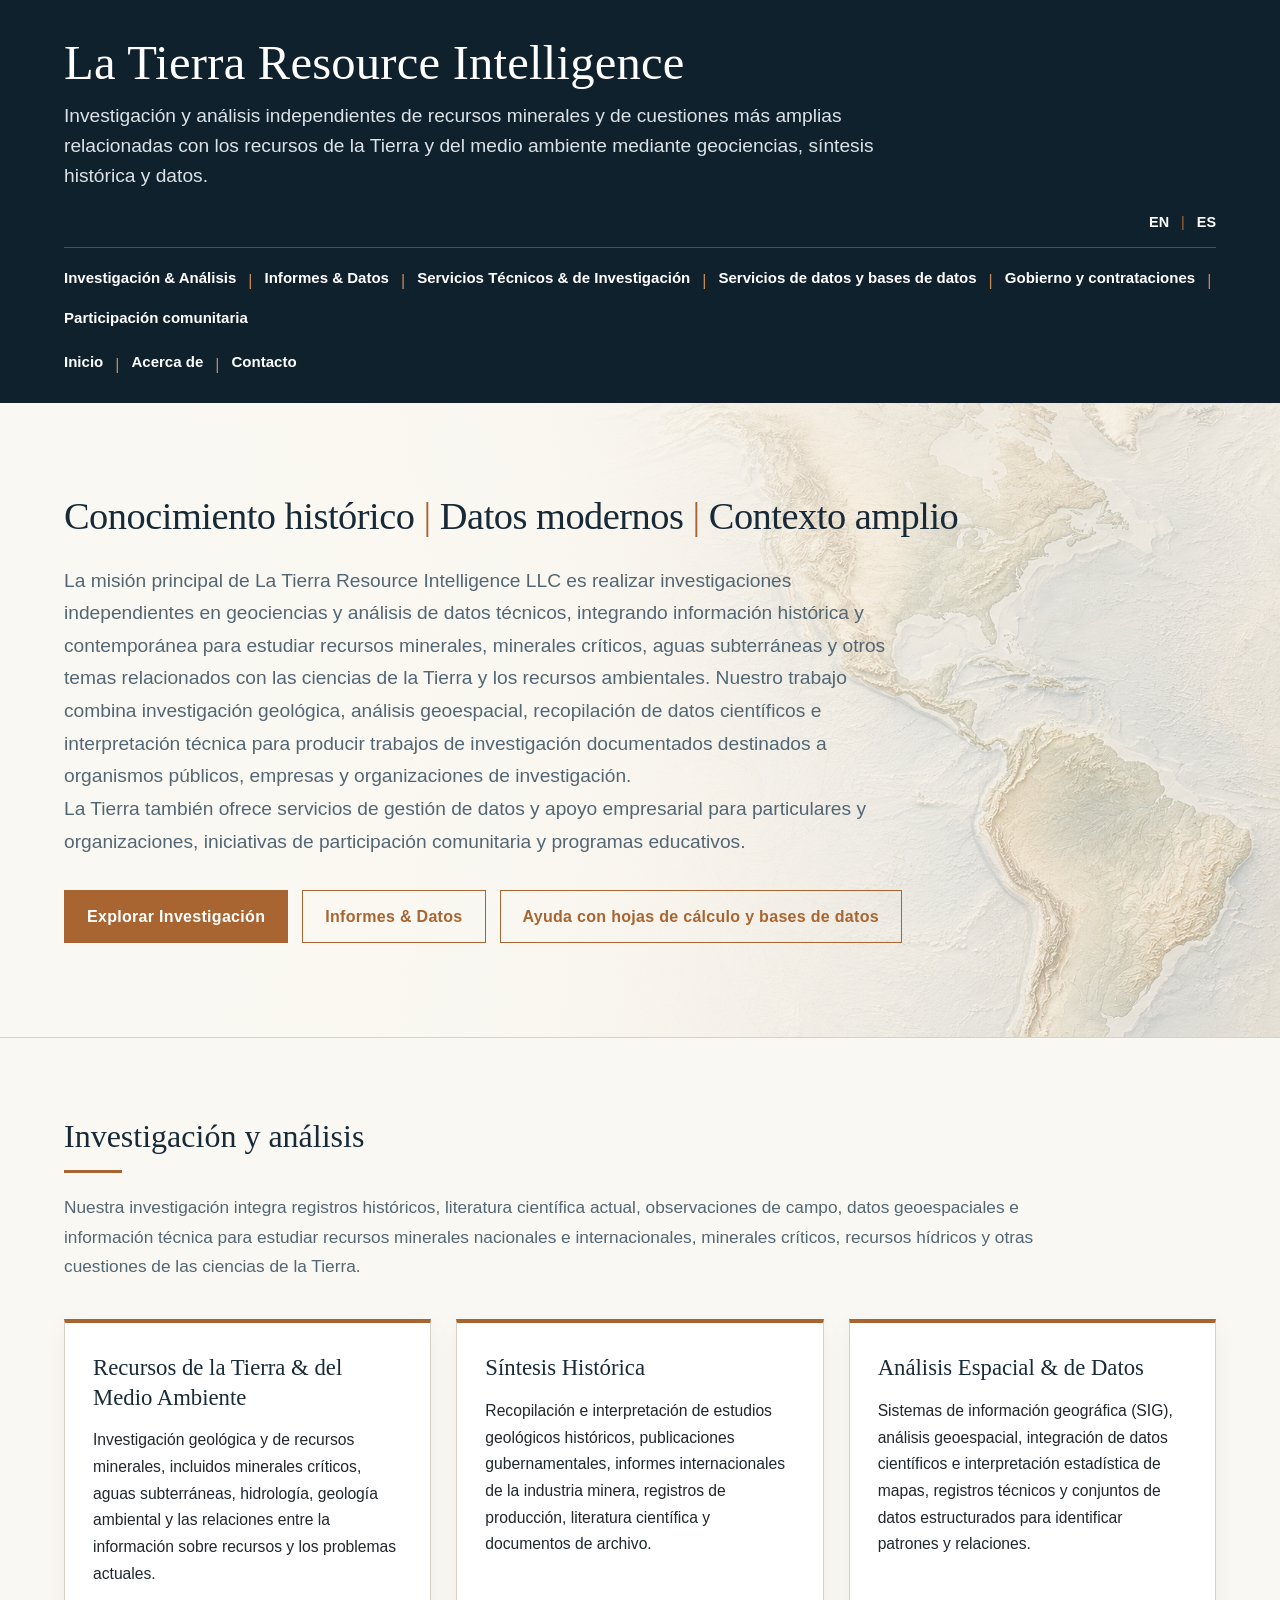
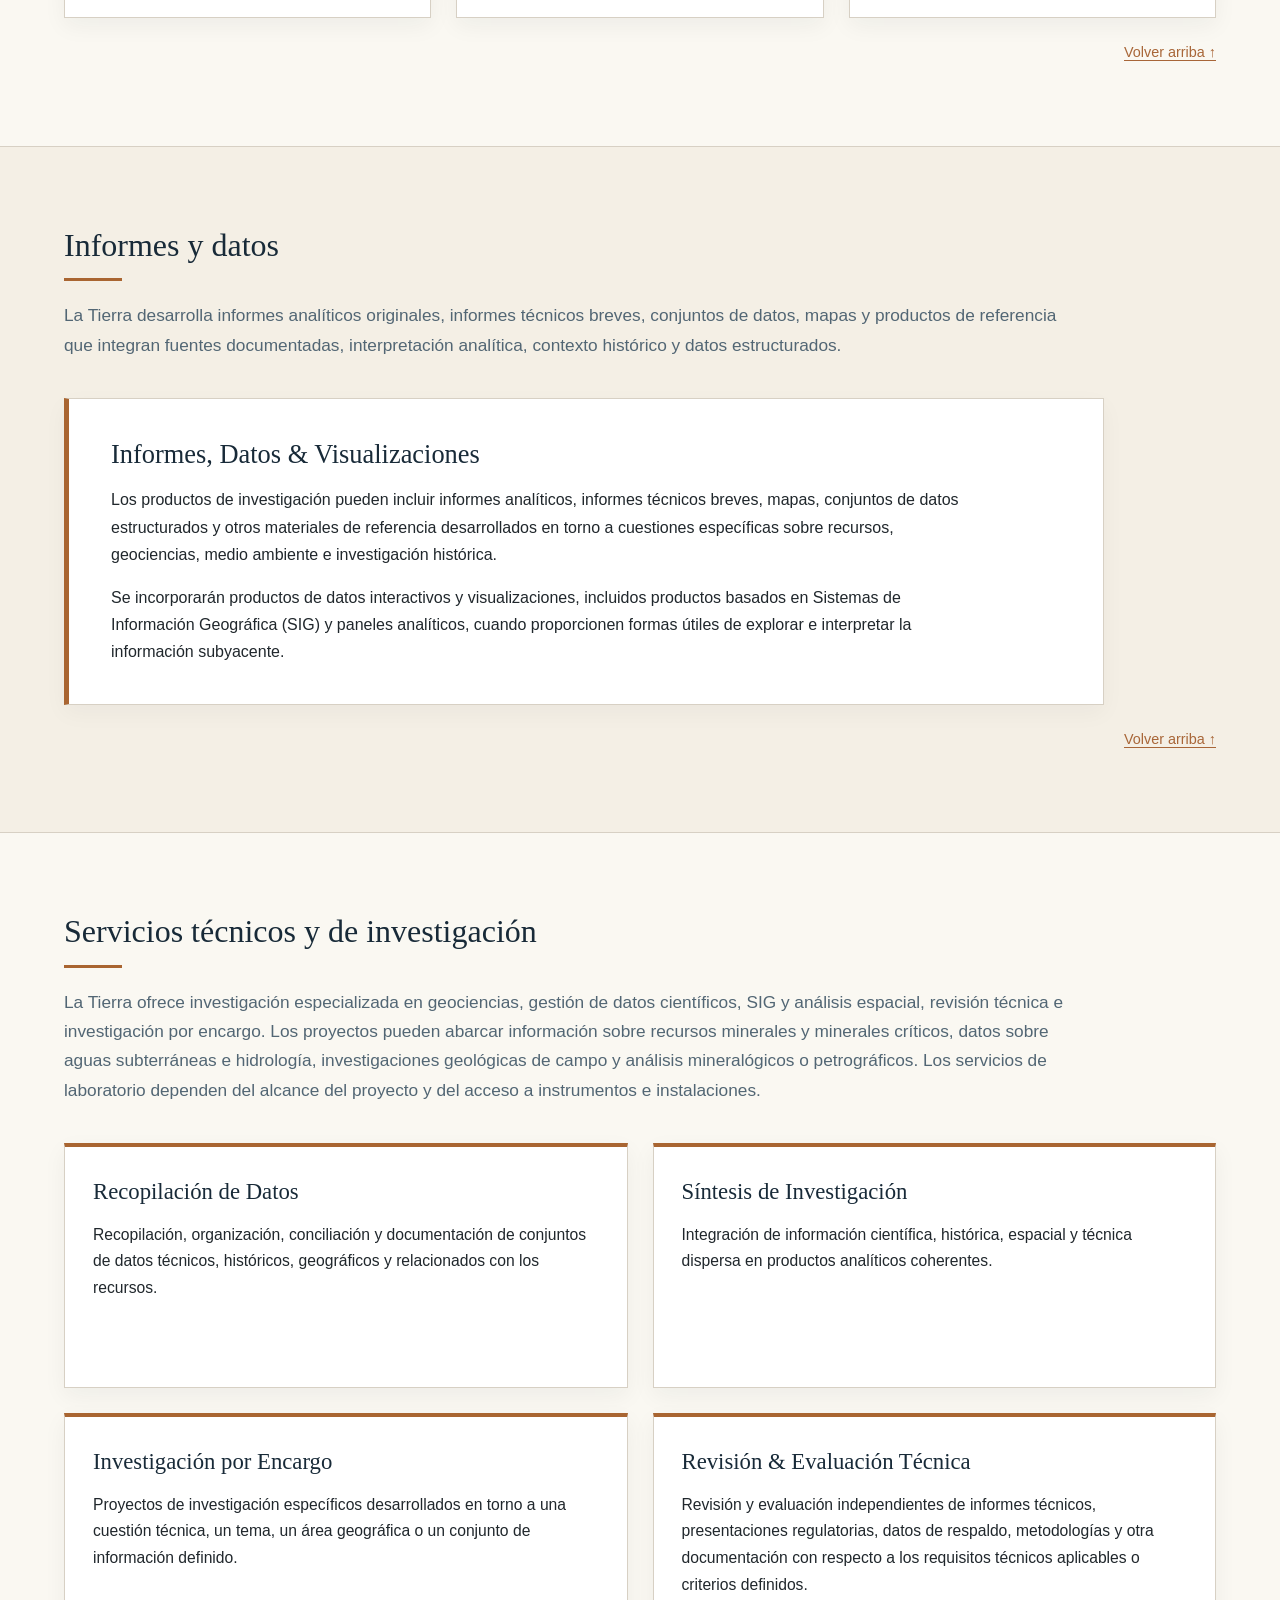
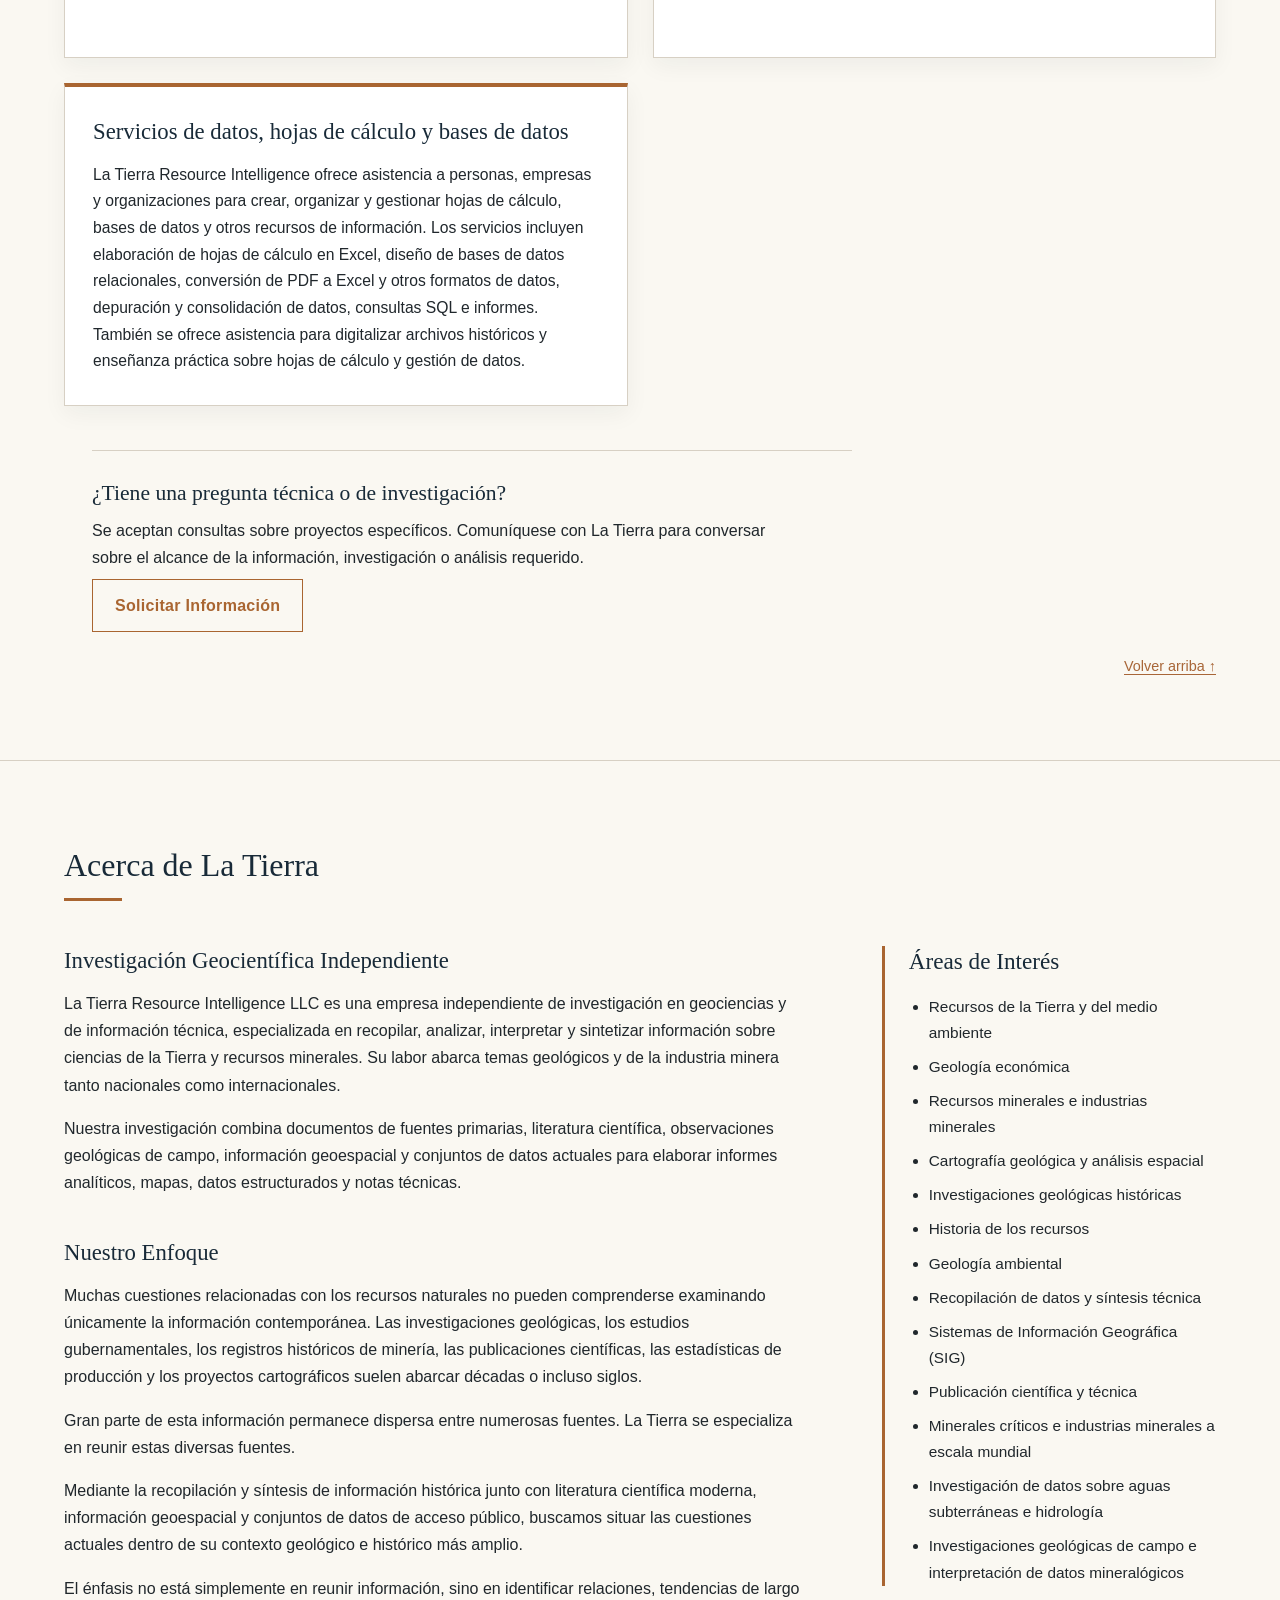
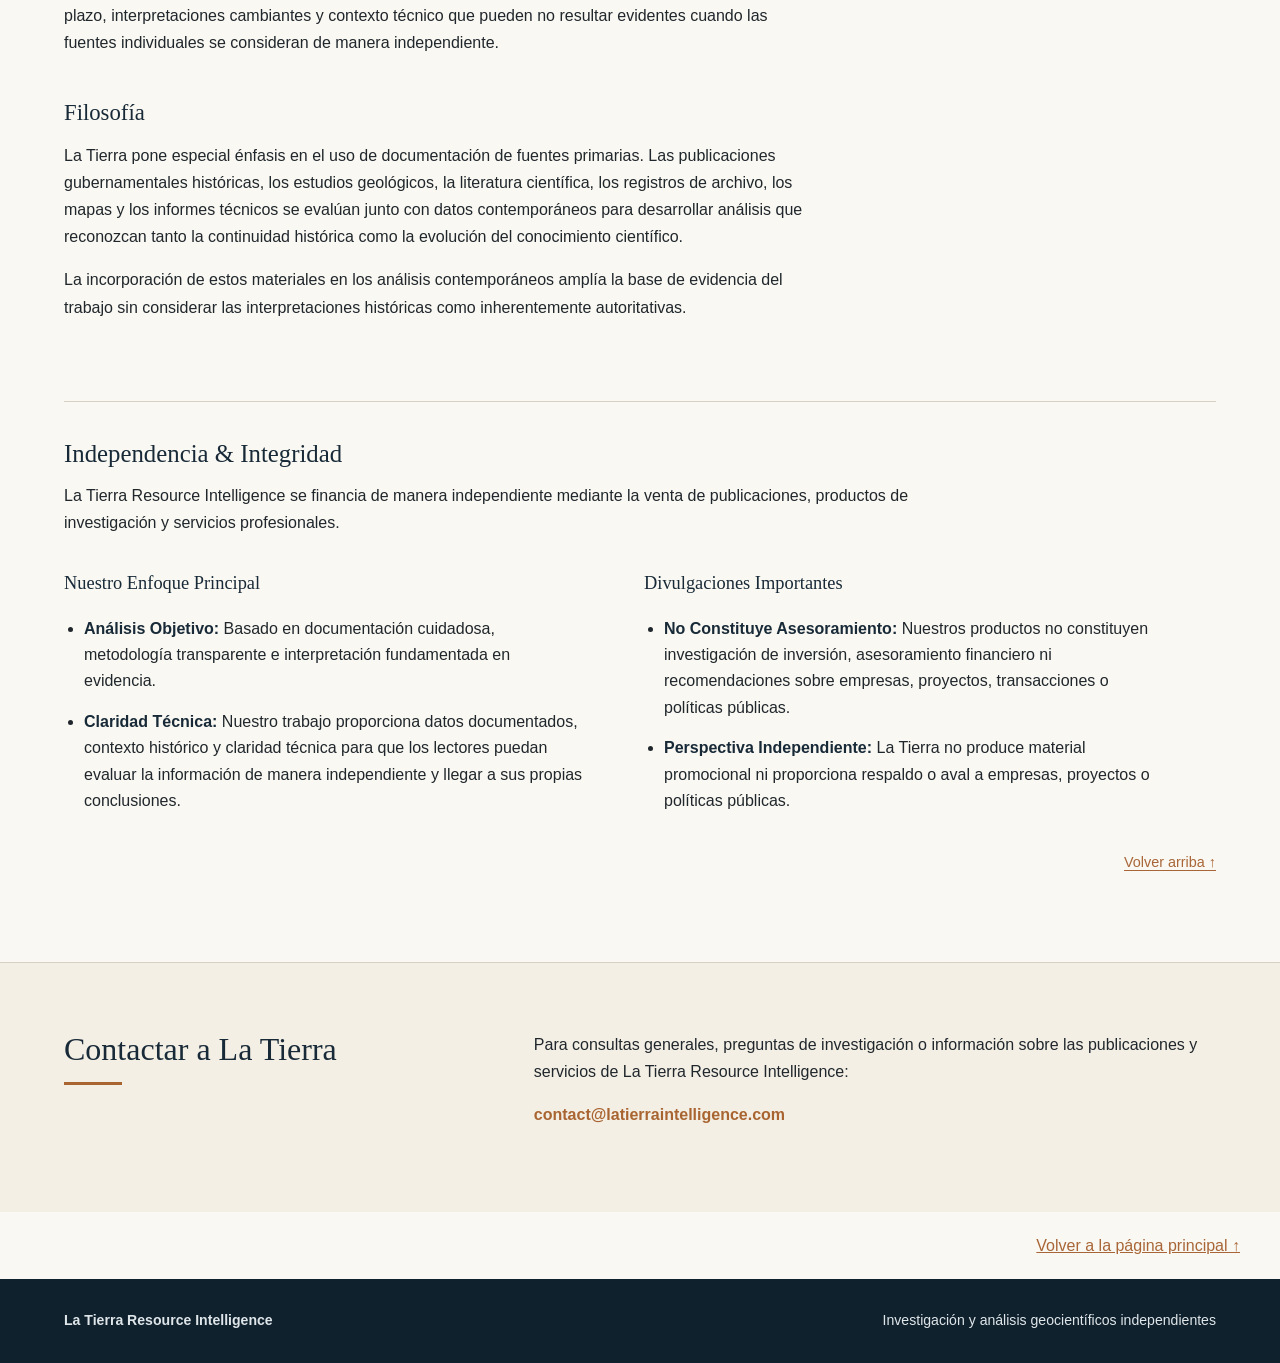
<file: es.html>
<!DOCTYPE html>

<html lang="es">
<head>
<meta charset="utf-8"/>
<meta content="width=device-width, initial-scale=1.0" name="viewport"/>
<title>La Tierra Resource Intelligence | Investigación de Recursos Minerales y de la Tierra</title>
<meta content="La Tierra: investigación en geociencias, minerales críticos, recursos minerales, SIG, aguas subterráneas y datos geológicos internacionales." name="description"/>
<link href="style.css" rel="stylesheet"/>
</head>
<body id="top">
<!-- =====================================================
       ENCABEZADO
       ===================================================== -->
<header class="site-header">
<div class="header-container">
<div class="brand">
<h1>
          La Tierra Resource Intelligence
        </h1>
<p>
          Investigación y análisis independientes de recursos minerales y de
          cuestiones más amplias relacionadas con los recursos de la Tierra y
          del medio ambiente mediante geociencias, síntesis histórica y datos.
        </p>
</div>
<div class="language-switcher">
<a href="index.html">EN</a>
<span>|</span>
<a href="es.html">ES</a>
</div>
<nav class="main-nav" aria-label="Navegación principal" style="display:flex;flex-direction:column;align-items:flex-start;gap:12px;">
<div class="nav-explicit-row" style="display:flex;flex-wrap:wrap;align-items:center;column-gap:12px;row-gap:9px;width:100%;">
<a href="#research">Investigación &amp; Análisis</a>
<span aria-hidden="true" style="color:#C58B54;font-weight:400;">|</span><a href="#reports">Informes &amp; Datos</a>
<span aria-hidden="true" style="color:#C58B54;font-weight:400;">|</span><a href="#services">Servicios Técnicos &amp; de Investigación</a>
<span aria-hidden="true" style="color:#C58B54;font-weight:400;">|</span><a href="data-services/es.html">Servicios de datos y bases de datos</a>
<span aria-hidden="true" style="color:#C58B54;font-weight:400;">|</span><a href="government/">Gobierno y contrataciones</a>
<span aria-hidden="true" style="color:#C58B54;font-weight:400;">|</span><a href="community/es.html">Participación comunitaria</a>
</div>
<div class="nav-explicit-row" style="display:flex;flex-wrap:wrap;align-items:center;column-gap:12px;row-gap:9px;width:100%;">
<a href="index.html">Inicio</a>
<span aria-hidden="true" style="color:#C58B54;font-weight:400;">|</span><a href="#about">Acerca de</a>
<span aria-hidden="true" style="color:#C58B54;font-weight:400;">|</span><a href="#contact">Contacto</a>
</div>
</nav>
</div>
</header>
<main>
<!-- ===================================================
         PRESENTACIÓN
         =================================================== -->
<section class="hero">
<div class="page-container">
<div class="hero-content">
<h2>
            Conocimiento histórico
            <span>|</span>
            Datos modernos
            <span>|</span>
            Contexto amplio
          </h2>
<p class="hero-description">La misión principal de La Tierra Resource Intelligence LLC es realizar investigaciones independientes en geociencias y análisis de datos técnicos, integrando información histórica y contemporánea para estudiar recursos minerales, minerales críticos, aguas subterráneas y otros temas relacionados con las ciencias de la Tierra y los recursos ambientales. Nuestro trabajo combina investigación geológica, análisis geoespacial, recopilación de datos científicos e interpretación técnica para producir trabajos de investigación documentados destinados a organismos públicos, empresas y organizaciones de investigación.</p>
          <p class="hero-description">La Tierra también ofrece servicios de gestión de datos y apoyo empresarial para particulares y organizaciones, iniciativas de participación comunitaria y programas educativos.</p>
<div class="hero-buttons">
<a class="button-primary" href="#research">
              Explorar Investigación
            </a>
<a class="button-outline" href="#reports">
              Informes &amp; Datos
            </a>
<a class="button-outline" href="data-services/es.html">Ayuda con hojas de cálculo y bases de datos</a></div>
</div>
</div>
</section>
<!-- ===================================================
         INVESTIGACIÓN Y ANÁLISIS
         =================================================== -->
<section class="content-section" id="research">
<div class="page-container">
<div class="section-heading">
<h2>Investigación y análisis</h2>
<p class="section-intro">Nuestra investigación integra registros históricos, literatura científica actual, observaciones de campo, datos geoespaciales e información técnica para estudiar recursos minerales nacionales e internacionales, minerales críticos, recursos hídricos y otras cuestiones de las ciencias de la Tierra.</p>
</div>
<div class="research-grid">
<article class="research-card">
<h3>
              Recursos de la Tierra &amp; del Medio Ambiente
            </h3>
<p>Investigación geológica y de recursos minerales, incluidos minerales críticos, aguas subterráneas, hidrología, geología ambiental y las relaciones entre la información sobre recursos y los problemas actuales.</p>
</article>
<article class="research-card">
<h3>
              Síntesis Histórica
            </h3>
<p>Recopilación e interpretación de estudios geológicos históricos, publicaciones gubernamentales, informes internacionales de la industria minera, registros de producción, literatura científica y documentos de archivo.</p>
</article>
<article class="research-card">
<h3>
              Análisis Espacial &amp; de Datos
            </h3>
<p>Sistemas de información geográfica (SIG), análisis geoespacial, integración de datos científicos e interpretación estadística de mapas, registros técnicos y conjuntos de datos estructurados para identificar patrones y relaciones.</p>
</article>
</div>
<div style="text-align:right;margin-top:20px;"><a href="#top" style="color:#A86638;text-decoration:underline;text-underline-offset:3px;font-size:0.9rem;">Volver arriba ↑</a></div>
</div>
</section>
<!-- ===================================================
         INFORMES Y DATOS
         =================================================== -->
<section class="reports-section" id="reports">
<div class="page-container">
<div class="section-heading">
<h2>Informes y datos</h2>
<p class="section-intro">
            La Tierra desarrolla informes analíticos originales, informes
            técnicos breves, conjuntos de datos, mapas y productos de referencia
            que integran fuentes documentadas, interpretación analítica,
            contexto histórico y datos estructurados.
          </p>
</div>
<div class="report-panel">
<div class="report-panel-text">
<h3>
              Informes, Datos &amp; Visualizaciones
            </h3>
<p>
              Los productos de investigación pueden incluir informes analíticos,
              informes técnicos breves, mapas, conjuntos de datos estructurados
              y otros materiales de referencia desarrollados en torno a
              cuestiones específicas sobre recursos, geociencias, medio
              ambiente e investigación histórica.
            </p>
<p>
              Se incorporarán productos de datos interactivos y visualizaciones,
              incluidos productos basados en Sistemas de Información Geográfica
              (SIG) y paneles analíticos, cuando proporcionen formas útiles de
              explorar e interpretar la información subyacente.
            </p>
</div>
</div>
<div style="text-align:right;margin-top:20px;"><a href="#top" style="color:#A86638;text-decoration:underline;text-underline-offset:3px;font-size:0.9rem;">Volver arriba ↑</a></div>
</div>
</section>
<!-- ===================================================
         SERVICIOS TÉCNICOS Y DE INVESTIGACIÓN
         =================================================== -->
<section class="content-section" id="services">
<div class="page-container">
<div class="section-heading">
<h2>Servicios técnicos y de investigación</h2>
<p class="section-intro">La Tierra ofrece investigación especializada en geociencias, gestión de datos científicos, SIG y análisis espacial, revisión técnica e investigación por encargo. Los proyectos pueden abarcar información sobre recursos minerales y minerales críticos, datos sobre aguas subterráneas e hidrología, investigaciones geológicas de campo y análisis mineralógicos o petrográficos. Los servicios de laboratorio dependen del alcance del proyecto y del acceso a instrumentos e instalaciones.</p>
</div>
<div class="services-grid">
<article class="service-item">
<h3>
              Recopilación de Datos
            </h3>
<p>
              Recopilación, organización, conciliación y documentación de
              conjuntos de datos técnicos, históricos, geográficos y
              relacionados con los recursos.
            </p>
</article>
<article class="service-item">
<h3>
              Síntesis de Investigación
            </h3>
<p>
              Integración de información científica, histórica, espacial y
              técnica dispersa en productos analíticos coherentes.
            </p>
</article>
<article class="service-item">
<h3>
              Investigación por Encargo
            </h3>
<p>
              Proyectos de investigación específicos desarrollados en torno a
              una cuestión técnica, un tema, un área geográfica o un conjunto
              de información definido.
            </p>
</article>
<article class="service-item">
<h3>
              Revisión &amp; Evaluación Técnica
            </h3>
<p>
              Revisión y evaluación independientes de informes técnicos,
              presentaciones regulatorias, datos de respaldo, metodologías y
              otra documentación con respecto a los requisitos técnicos
              aplicables o criterios definidos.
            </p>
</article>
<article class="service-item" id="data-services">
<h3>Servicios de datos, hojas de cálculo y bases de datos</h3>
<p>La Tierra Resource Intelligence ofrece asistencia a personas, empresas y organizaciones para crear, organizar y gestionar hojas de cálculo, bases de datos y otros recursos de información. Los servicios incluyen elaboración de hojas de cálculo en Excel, diseño de bases de datos relacionales, conversión de PDF a Excel y otros formatos de datos, depuración y consolidación de datos, consultas SQL e informes. También se ofrece asistencia para digitalizar archivos históricos y enseñanza práctica sobre hojas de cálculo y gestión de datos.</p>
</article>
</div>
<!-- CONSULTA SOBRE SERVICIOS -->
<div class="service-inquiry">
<h3>
            ¿Tiene una pregunta técnica o de investigación?
          </h3>
<p>
            Se aceptan consultas sobre proyectos específicos. Comuníquese con
            La Tierra para conversar sobre el alcance de la información,
            investigación o análisis requerido.
          </p>
<a class="button-outline" href="#contact">
            Solicitar Información
          </a>
</div>
<div style="text-align:right;margin-top:20px;"><a href="#top" style="color:#A86638;text-decoration:underline;text-underline-offset:3px;font-size:0.9rem;">Volver arriba ↑</a></div>
</div>
</section>
<!-- ===================================================
         ACERCA DE
         =================================================== -->
<section class="about-section" id="about">
<div class="page-container">
<div class="section-heading about-heading">
<h2>
            Acerca de La Tierra
          </h2>
</div>
<div class="about-grid">
<!-- COLUMNA IZQUIERDA -->
<div class="about-main">
<div class="about-block">
<h3>
                Investigación Geocientífica Independiente
              </h3>
<p>La Tierra Resource Intelligence LLC es una empresa independiente de investigación en geociencias y de información técnica, especializada en recopilar, analizar, interpretar y sintetizar información sobre ciencias de la Tierra y recursos minerales. Su labor abarca temas geológicos y de la industria minera tanto nacionales como internacionales.</p>
<p>Nuestra investigación combina documentos de fuentes primarias, literatura científica, observaciones geológicas de campo, información geoespacial y conjuntos de datos actuales para elaborar informes analíticos, mapas, datos estructurados y notas técnicas.</p>
</div>
<div class="about-block">
<h3>
                Nuestro Enfoque
              </h3>
<p>
                Muchas cuestiones relacionadas con los recursos naturales no
                pueden comprenderse examinando únicamente la información
                contemporánea. Las investigaciones geológicas, los estudios
                gubernamentales, los registros históricos de minería, las
                publicaciones científicas, las estadísticas de producción y
                los proyectos cartográficos suelen abarcar décadas o incluso
                siglos.
              </p>
<p>
                Gran parte de esta información permanece dispersa entre
                numerosas fuentes. La Tierra se especializa en reunir estas
                diversas fuentes.
              </p>
<p>
                Mediante la recopilación y síntesis de información histórica
                junto con literatura científica moderna, información
                geoespacial y conjuntos de datos de acceso público, buscamos
                situar las cuestiones actuales dentro de su contexto geológico
                e histórico más amplio.
              </p>
<p>
                El énfasis no está simplemente en reunir información, sino en
                identificar relaciones, tendencias de largo plazo,
                interpretaciones cambiantes y contexto técnico que pueden no
                resultar evidentes cuando las fuentes individuales se
                consideran de manera independiente.
              </p>
</div>
<div class="about-block">
<h3>
                Filosofía
              </h3>
<p>
                La Tierra pone especial énfasis en el uso de documentación de
                fuentes primarias. Las publicaciones gubernamentales históricas,
                los estudios geológicos, la literatura científica, los registros
                de archivo, los mapas y los informes técnicos se evalúan junto
                con datos contemporáneos para desarrollar análisis que
                reconozcan tanto la continuidad histórica como la evolución
                del conocimiento científico.
              </p>
<p>
                La incorporación de estos materiales en los análisis
                contemporáneos amplía la base de evidencia del trabajo sin
                considerar las interpretaciones históricas como inherentemente
                autoritativas.
              </p>
</div>
</div>
<!-- COLUMNA DERECHA -->
<aside class="about-sidebar">
<div class="sidebar-block">
<h3>
                Áreas de Interés
              </h3>
<ul>
<li>
                  Recursos de la Tierra y del medio ambiente
                </li>
<li>
                  Geología económica
                </li>
<li>
                  Recursos minerales e industrias minerales
                </li>
<li>
                  Cartografía geológica y análisis espacial
                </li>
<li>
                  Investigaciones geológicas históricas
                </li>
<li>
                  Historia de los recursos
                </li>
<li>
                  Geología ambiental
                </li>
<li>
                  Recopilación de datos y síntesis técnica
                </li>
<li>
                  Sistemas de Información Geográfica (SIG)
                </li>
<li>
                  Publicación científica y técnica
                </li>
<li>Minerales críticos e industrias minerales a escala mundial</li><li>Investigación de datos sobre aguas subterráneas e hidrología</li><li>Investigaciones geológicas de campo e interpretación de datos mineralógicos</li></ul>
</div>
</aside>
</div>
<!-- cierra about-grid -->
<!-- =================================================
             INDEPENDENCIA E INTEGRIDAD
             ANCHO COMPLETO DEBAJO DE ABOUT GRID
             ================================================= -->
<div class="independence-block">
<h3>
            Independencia &amp; Integridad
          </h3>
<p>
            La Tierra Resource Intelligence se financia de manera independiente
            mediante la venta de publicaciones, productos de investigación y
            servicios profesionales.
          </p>
<div class="independence-content">
<div class="independence-subsection">
<h4>
                Nuestro Enfoque Principal
              </h4>
<ul>
<li>
<strong>Análisis Objetivo:</strong>
                  Basado en documentación cuidadosa, metodología transparente
                  e interpretación fundamentada en evidencia.
                </li>
<li>
<strong>Claridad Técnica:</strong>
                  Nuestro trabajo proporciona datos documentados, contexto
                  histórico y claridad técnica para que los lectores puedan
                  evaluar la información de manera independiente y llegar a
                  sus propias conclusiones.
                </li>
</ul>
</div>
<div class="independence-subsection">
<h4>
                Divulgaciones Importantes
              </h4>
<ul>
<li>
<strong>No Constituye Asesoramiento:</strong>
                  Nuestros productos no constituyen investigación de inversión,
                  asesoramiento financiero ni recomendaciones sobre empresas,
                  proyectos, transacciones o políticas públicas.
                </li>
<li>
<strong>Perspectiva Independiente:</strong>
                  La Tierra no produce material promocional ni proporciona
                  respaldo o aval a empresas, proyectos o políticas públicas.
                </li>
</ul>
</div>
</div>
</div>
<div style="text-align:right;margin-top:20px;"><a href="#top" style="color:#A86638;text-decoration:underline;text-underline-offset:3px;font-size:0.9rem;">Volver arriba ↑</a></div>
</div>
</section>
<!-- ===================================================
         CONTACTO
         =================================================== -->
<section class="contact-section" id="contact">
<div class="page-container">
<div class="contact-grid">
<div>
<h2>
              Contactar a La Tierra
            </h2>
</div>
<div class="contact-details">
<p>
              Para consultas generales, preguntas de investigación o
              información sobre las publicaciones y servicios de La Tierra
              Resource Intelligence:
            </p>
<p>
<a href="mailto:contact@latierraintelligence.com">
                contact@latierraintelligence.com
              </a>
</p>
</div>
</div>
</div>
</section>

<div style="text-align:right; margin:20px 40px;">
  <a href="../es.html" style="color:#A86638; text-decoration:underline;">
    Volver a la página principal ↑
  </a>
</div>     
</main>
<!-- =====================================================
       PIE DE PÁGINA
       ===================================================== -->
<footer>
<div class="footer-container">
<div>
<strong>
          La Tierra Resource Intelligence
        </strong>
</div>
<div>
        Investigación y análisis geocientíficos independientes
      </div>
</div>
</footer>
<!-- Cloudflare Web Analytics -->
<script data-cf-beacon='{"token": "9cff321d72824223a50fa33782dbae06"}' src="https://static.cloudflareinsights.com/beacon.min.js" type="module"></script>
<!-- End Cloudflare Web Analytics -->
</body>
</html>
</file>
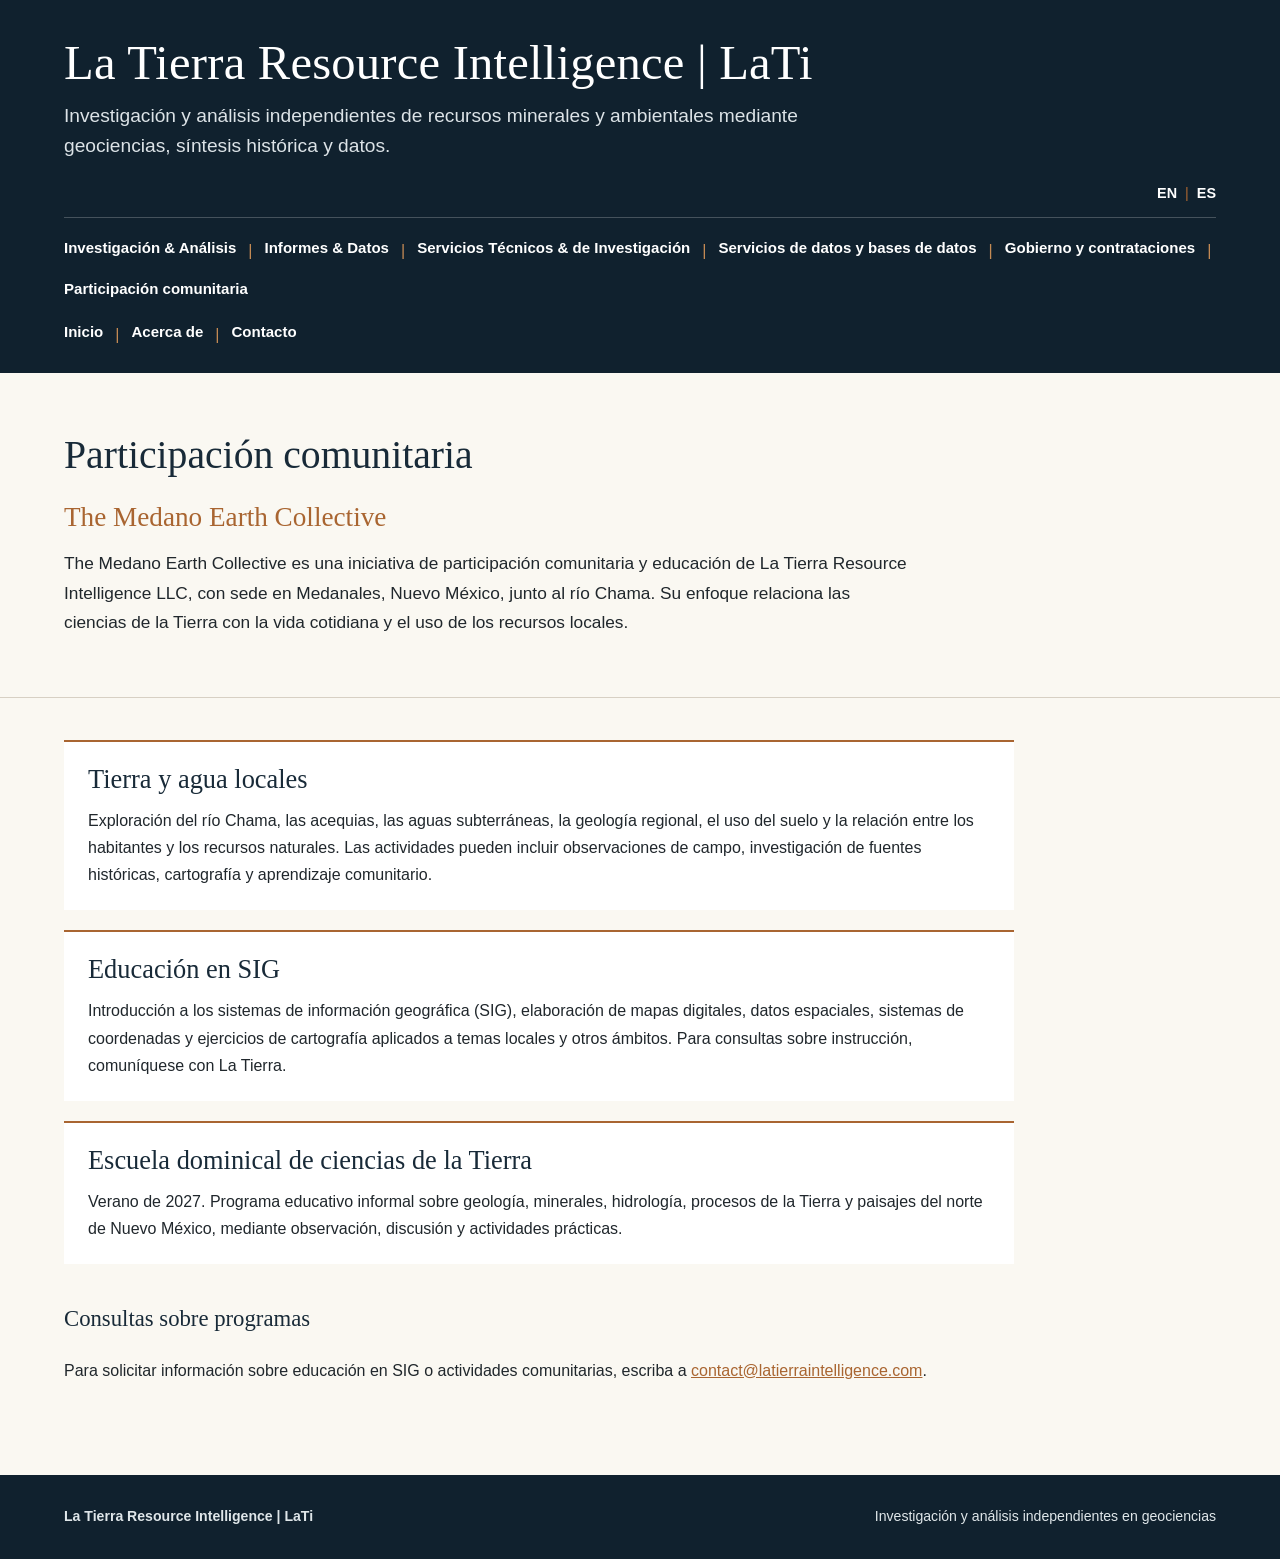
<file: community/es.html>
<!DOCTYPE html>
<html lang="es"><head><meta charset="utf-8"><meta name="viewport" content="width=device-width,initial-scale=1"><title>Participación comunitaria | La Tierra Resource Intelligence</title><meta name="description" content="The Medano Earth Collective: río Chama, acequias, educación en SIG y ciencias de la Tierra."><link rel="stylesheet" href="../style.css"><style>
.community-hero{padding:60px 0 42px;background:var(--paper-light);border-bottom:1px solid var(--border)}
.community-hero h2{font:normal clamp(2rem,3.1vw,3rem)/1.15 Georgia,serif;color:var(--navy);margin:0 0 24px}
.community-hero p{max-width:850px;font-size:1.08rem}
.community-main{padding:42px 0 75px}
.community-topic{border-top:2px solid var(--copper);padding:22px 24px;background:white;margin-bottom:20px;max-width:950px}
.community-topic h3{font:normal 1.65rem Georgia,serif;color:var(--navy);margin:0 0 12px}
.community-topic p{margin:0}
.community-contact{padding-top:20px} @media(max-width:700px){.community-hero{padding:35px 0}.community-topic{padding:20px}}
</style></head><body>
<header class="site-header"><div class="header-container"><div class="brand"><h1>La Tierra Resource Intelligence | LaTi</h1><p>Investigación y análisis independientes de recursos minerales y ambientales mediante geociencias, síntesis histórica y datos.</p></div><div class="language-switcher"><a href="./">EN</a><span>|</span><a href="es.html">ES</a></div><nav class="main-nav" aria-label="Navegación principal" style="display:flex;flex-direction:column;align-items:flex-start;gap:12px;">
<div class="nav-explicit-row" style="display:flex;flex-wrap:wrap;align-items:center;column-gap:12px;row-gap:9px;width:100%;">
<a href="../es.html#research">Investigación &amp; Análisis</a>
<span aria-hidden="true" style="color:#C58B54;font-weight:400;">|</span><a href="../es.html#reports">Informes &amp; Datos</a>
<span aria-hidden="true" style="color:#C58B54;font-weight:400;">|</span><a href="../es.html#services">Servicios Técnicos &amp; de Investigación</a>
<span aria-hidden="true" style="color:#C58B54;font-weight:400;">|</span><a href="../data-services/es.html">Servicios de datos y bases de datos</a>
<span aria-hidden="true" style="color:#C58B54;font-weight:400;">|</span><a href="../government/">Gobierno y contrataciones</a>
<span aria-hidden="true" style="color:#C58B54;font-weight:400;">|</span><a href="es.html">Participación comunitaria</a>
</div>
<div class="nav-explicit-row" style="display:flex;flex-wrap:wrap;align-items:center;column-gap:12px;row-gap:9px;width:100%;">
<a href="../es.html">Inicio</a>
<span aria-hidden="true" style="color:#C58B54;font-weight:400;">|</span><a href="../es.html#about">Acerca de</a>
<span aria-hidden="true" style="color:#C58B54;font-weight:400;">|</span><a href="../es.html#contact">Contacto</a>
</div>
</nav></div></header>
<main><section class="community-hero"><div class="page-container"><h2>Participación comunitaria</h2><h3 style="font:normal 1.7rem Georgia,serif;color:var(--copper);margin:0 0 16px">The Medano Earth Collective</h3><p>The Medano Earth Collective es una iniciativa de participación comunitaria y educación de La Tierra Resource Intelligence LLC, con sede en Medanales, Nuevo México, junto al río Chama. Su enfoque relaciona las ciencias de la Tierra con la vida cotidiana y el uso de los recursos locales.</p></div></section>
<section class="community-main"><div class="page-container"><article class="community-topic"><h3>Tierra y agua locales</h3><p>Exploración del río Chama, las acequias, las aguas subterráneas, la geología regional, el uso del suelo y la relación entre los habitantes y los recursos naturales. Las actividades pueden incluir observaciones de campo, investigación de fuentes históricas, cartografía y aprendizaje comunitario.</p></article><article class="community-topic"><h3>Educación en SIG</h3><p>Introducción a los sistemas de información geográfica (SIG), elaboración de mapas digitales, datos espaciales, sistemas de coordenadas y ejercicios de cartografía aplicados a temas locales y otros ámbitos. Para consultas sobre instrucción, comuníquese con La Tierra.</p></article><article class="community-topic"><h3>Escuela dominical de ciencias de la Tierra</h3><p>Verano de 2027. Programa educativo informal sobre geología, minerales, hidrología, procesos de la Tierra y paisajes del norte de Nuevo México, mediante observación, discusión y actividades prácticas.</p></article><div class="community-contact"><h3>Consultas sobre programas</h3><p>Para solicitar información sobre educación en SIG o actividades comunitarias, escriba a <a href="mailto:contact@latierraintelligence.com">contact@latierraintelligence.com</a>.</p></div></div></section></main>
<footer><div class="footer-container"><div><strong>La Tierra Resource Intelligence | LaTi</strong></div><div>Investigación y análisis independientes en geociencias</div></div></footer>
<script data-cf-beacon='{"token": "9cff321d72824223a50fa33782dbae06"}' src="https://static.cloudflareinsights.com/beacon.min.js" type="module"></script>
</body></html>
</file>
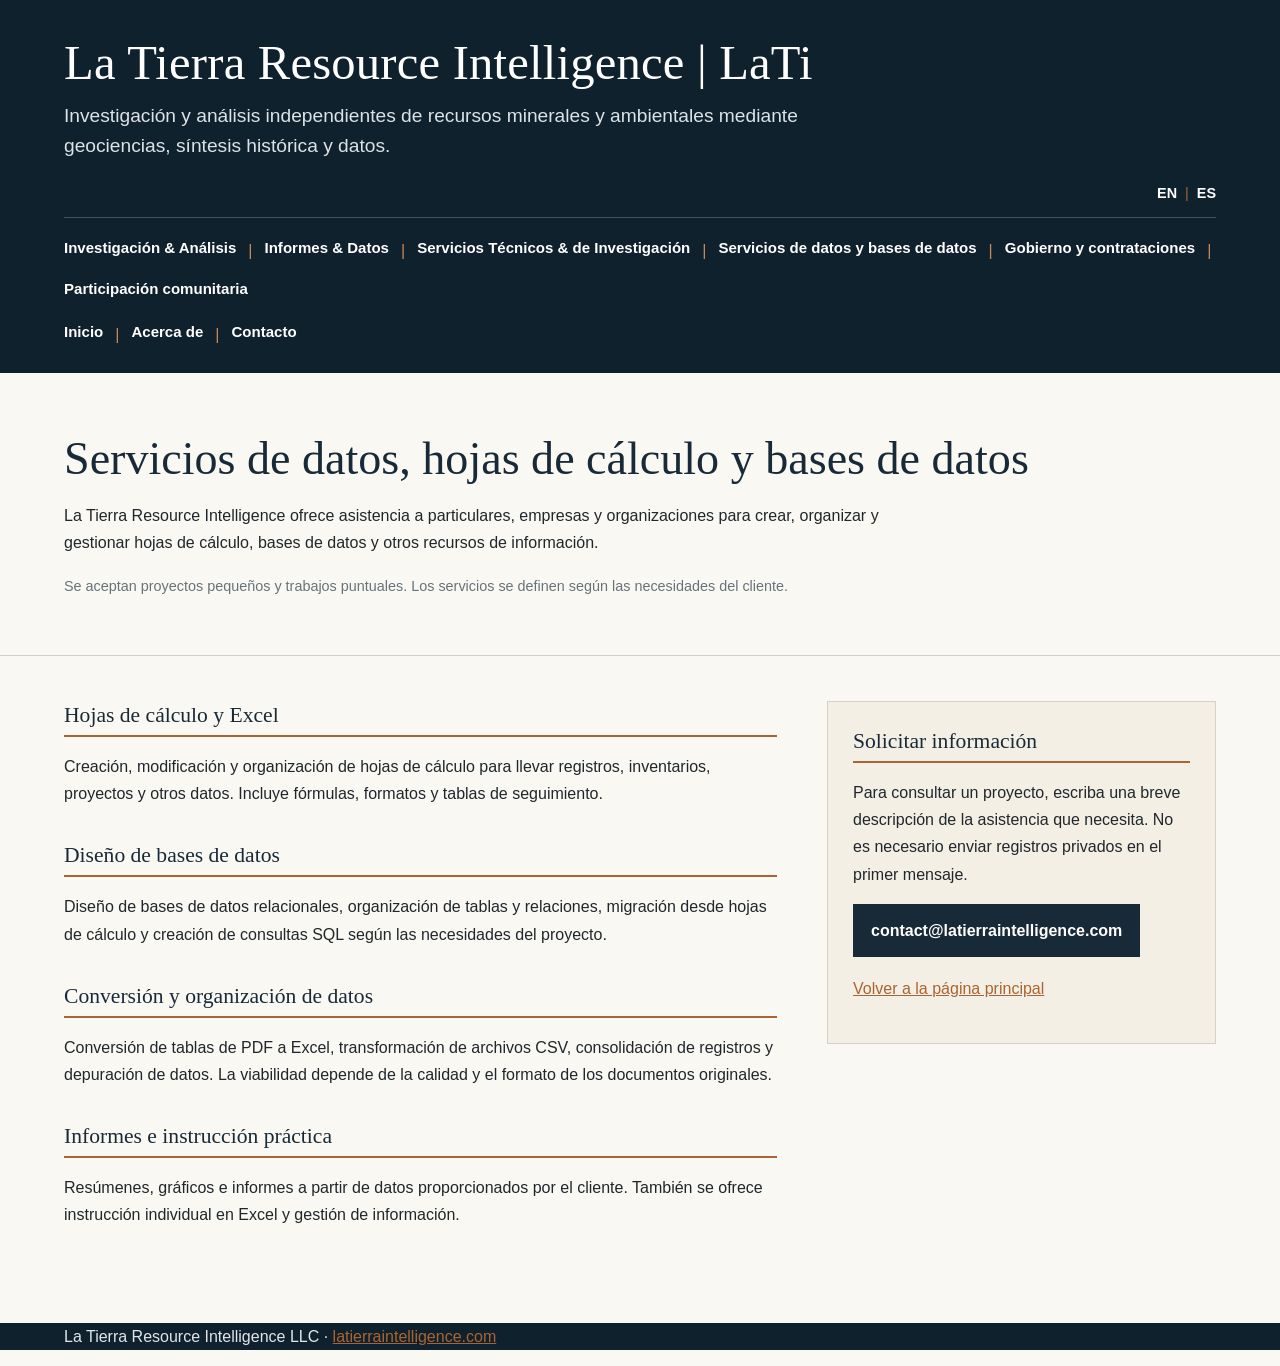
<file: data-services/es.html>
<!DOCTYPE html>
<html lang="es">
<head>
<meta charset="UTF-8">
<meta name="viewport" content="width=device-width, initial-scale=1.0">
<meta name="description" content="La Tierra Resource Intelligence ofrece asistencia a particulares, empresas y organizaciones para crear, organizar y gestionar hojas de cálculo, bases de datos y otros recursos de información.">
<title>Servicios de datos, hojas de cálculo y bases de datos | La Tierra Resource Intelligence</title>
<link rel="stylesheet" href="../style.css">
<style>
.data-intro{padding:58px 0 38px;border-bottom:1px solid var(--border);background:var(--paper-light)}
.data-intro h2{font-family:Georgia,"Times New Roman",serif;font-size:clamp(2rem,3.6vw,3.1rem);line-height:1.2;margin:0 0 16px;color:var(--navy)}
.data-intro p{max-width:850px;margin:0 0 18px}
.data-layout{padding:45px 0 60px;display:grid;grid-template-columns:minmax(0,1.65fr) minmax(260px,0.9fr);gap:50px}
.data-layout h3{font-family:Georgia,"Times New Roman",serif;color:var(--navy);font-size:1.35rem;border-bottom:2px solid var(--copper);padding-bottom:6px;margin:0 0 16px}
.data-section{margin-bottom:34px}
.data-section p{margin:0 0 12px}
.data-side{background:var(--paper);border:1px solid var(--border);padding:25px;align-self:start}
.data-side h3{margin:0 0 16px}
.data-side p{margin:0 0 16px}
.data-button{display:inline-block;background:var(--navy);color:var(--white);padding:13px 18px;text-decoration:none;font-weight:700;overflow-wrap:anywhere}
.data-button:hover{background:var(--copper-dark);color:var(--white)}
.data-note{color:var(--muted);font-size:0.9rem}
@media(max-width:800px){.data-layout{grid-template-columns:1fr;gap:4px}.data-intro{padding-top:38px}}
</style>
</head>
<body>
<header class="site-header"><div class="header-container">
<div class="brand"><h1>La Tierra Resource Intelligence | LaTi</h1><p>Investigación y análisis independientes de recursos minerales y ambientales mediante geociencias, síntesis histórica y datos.</p></div>
<div class="language-switcher"><a href="index.html" lang="en">EN</a><span>|</span><a href="es.html" lang="es">ES</a></div>
<nav class="main-nav" aria-label="Navegación principal" style="display:flex;flex-direction:column;align-items:flex-start;gap:12px;">
<div class="nav-explicit-row" style="display:flex;flex-wrap:wrap;align-items:center;column-gap:12px;row-gap:9px;width:100%;">
<a href="../es.html#research">Investigación &amp; Análisis</a>
<span aria-hidden="true" style="color:#C58B54;font-weight:400;">|</span><a href="../es.html#reports">Informes &amp; Datos</a>
<span aria-hidden="true" style="color:#C58B54;font-weight:400;">|</span><a href="../es.html#services">Servicios Técnicos &amp; de Investigación</a>
<span aria-hidden="true" style="color:#C58B54;font-weight:400;">|</span><a href="es.html">Servicios de datos y bases de datos</a>
<span aria-hidden="true" style="color:#C58B54;font-weight:400;">|</span><a href="../government/">Gobierno y contrataciones</a>
<span aria-hidden="true" style="color:#C58B54;font-weight:400;">|</span><a href="../community/es.html">Participación comunitaria</a>
</div>
<div class="nav-explicit-row" style="display:flex;flex-wrap:wrap;align-items:center;column-gap:12px;row-gap:9px;width:100%;">
<a href="../es.html">Inicio</a>
<span aria-hidden="true" style="color:#C58B54;font-weight:400;">|</span><a href="../es.html#about">Acerca de</a>
<span aria-hidden="true" style="color:#C58B54;font-weight:400;">|</span><a href="../es.html#contact">Contacto</a>
</div>
</nav>
</div></header>
<main id="main">
<section class="data-intro"><div class="page-container">
<h2>Servicios de datos, hojas de cálculo y bases de datos</h2>
<p>La Tierra Resource Intelligence ofrece asistencia a particulares, empresas y organizaciones para crear, organizar y gestionar hojas de cálculo, bases de datos y otros recursos de información.</p>
<p class="data-note">Se aceptan proyectos pequeños y trabajos puntuales. Los servicios se definen según las necesidades del cliente.</p>
</div></section>
<div class="page-container data-layout"><div><section class="data-section"><h3>Hojas de cálculo y Excel</h3><p>Creación, modificación y organización de hojas de cálculo para llevar registros, inventarios, proyectos y otros datos. Incluye fórmulas, formatos y tablas de seguimiento.</p></section>
<section class="data-section"><h3>Diseño de bases de datos</h3><p>Diseño de bases de datos relacionales, organización de tablas y relaciones, migración desde hojas de cálculo y creación de consultas SQL según las necesidades del proyecto.</p></section>
<section class="data-section"><h3>Conversión y organización de datos</h3><p>Conversión de tablas de PDF a Excel, transformación de archivos CSV, consolidación de registros y depuración de datos. La viabilidad depende de la calidad y el formato de los documentos originales.</p></section>
<section class="data-section"><h3>Informes e instrucción práctica</h3><p>Resúmenes, gráficos e informes a partir de datos proporcionados por el cliente. También se ofrece instrucción individual en Excel y gestión de información.</p></section></div>
<aside class="data-side"><h3>Solicitar información</h3><p>Para consultar un proyecto, escriba una breve descripción de la asistencia que necesita. No es necesario enviar registros privados en el primer mensaje.</p>
<a class="data-button" href="mailto:contact@latierraintelligence.com?subject=Consulta%20sobre%20servicios%20de%20datos">contact@latierraintelligence.com</a>
<p style="margin-top:18px"><a href="../es.html">Volver a la página principal</a></p>
</aside></div>
</main>
<footer class="site-footer"><div class="page-container"><p>La Tierra Resource Intelligence LLC · <a href="https://latierraintelligence.com">latierraintelligence.com</a></p></div></footer>
</body></html>
</file>
<file: style.css>
/* =========================================================
   LA TIERRA RESOURCE INTELLIGENCE
   ========================================================= */

:root {
  --navy: #182a38;
  --navy-deep: #10212e;
  --slate: #526674;
  --copper: #a96531;
  --copper-dark: #8c5025;
  --ochre: #c99442;

  --paper: #f4efe5;
  --paper-light: #faf8f2;
  --white: #ffffff;

  --text: #20272c;
  --muted: #66737b;
  --border: #d7d0c4;

  --max-width: 1280px;
}


/* =========================================================
   RESET / BASE
   ========================================================= */

* {
  box-sizing: border-box;
}

html {
  scroll-behavior: smooth;
}

body {
  margin: 0;
  font-family: Arial, Helvetica, sans-serif;
  color: var(--text);
  background: var(--paper-light);
  line-height: 1.7;
}

a {
  color: var(--copper);
}

a:hover {
  color: var(--copper-dark);
}

.page-container {
  width: min(90%, var(--max-width));
  margin: 0 auto;
}


/* =========================================================
   HEADER
   ========================================================= */

.site-header {
  background: var(--navy-deep);
  color: var(--white);
}

.header-container {
  width: min(90%, var(--max-width));
  margin: 0 auto;
  padding: 38px 0 22px;
}

.brand h1 {
  margin: 0;
  font-family: Georgia, "Times New Roman", serif;
  font-size: clamp(2.2rem, 3.8vw, 3.9rem);
  line-height: 1.05;
  font-weight: normal;
  letter-spacing: 0.2px;
}

.brand p {
  max-width: 830px;
  margin: 12px 0 20px;
  color: #dce3e7;
  font-size: 1.2rem;
  line-height: 1.55;
}


/* =========================================================
   LANGUAGE SWITCHER
   ========================================================= */

.language-switcher {
  margin: 0 0 12px;
  text-align: right;
  font-size: 0.9rem;
}

.language-switcher a {
  color: var(--white);
  text-decoration: none;
  font-weight: 700;
}

.language-switcher span {
  margin: 0 8px;
  color: var(--copper);
}

.language-switcher a:hover {
  color: #efbe78;
}


/* =========================================================
   NAVIGATION
   ========================================================= */

.main-nav {
  display: flex;
  flex-wrap: wrap;
  gap: 16px 34px;
  padding-top: 17px;
  border-top: 1px solid rgba(255, 255, 255, 0.22);
}

.main-nav a {
  color: var(--white);
  text-decoration: none;
  font-size: 0.94rem;
  font-weight: 600;
  padding-bottom: 4px;
  border-bottom: 2px solid transparent;
}

.main-nav a:hover {
  color: #efbe78;
  border-bottom-color: var(--copper);
}


/* =========================================================
   OPTIONAL ANNOUNCEMENT BAR
   ========================================================= */

.site-notice {
  background: var(--ochre);
  color: var(--navy-deep);
  padding: 9px 5%;
  text-align: center;
  font-size: 0.88rem;
  font-weight: 600;
}


/* =========================================================
   TYPOGRAPHY
   ========================================================= */

h2,
h3 {
  font-family: Georgia, "Times New Roman", serif;
  font-weight: normal;
  color: var(--navy);
}

h2 {
  margin: 0;
  font-size: clamp(1.75rem, 2.5vw, 2.35rem);
  line-height: 1.15;
}

h3 {
  margin-top: 0;
  font-size: 1.42rem;
  line-height: 1.3;
}

p {
  margin-top: 0;
}

.section-heading {
  max-width: 1000px;
  margin-bottom: 38px;
}

.section-heading h2::after,
.contact-section h2::after {
  content: "";
  display: block;
  width: 58px;
  height: 3px;
  margin-top: 15px;
  background: var(--copper);
}

.section-intro {
  max-width: 1000px;
  margin-top: 20px;
  color: var(--slate);
  font-size: 1.08rem;
}


/* =========================================================
   HERO
   ========================================================= */

.hero {
  position: relative;
  overflow: hidden;

  background-color: var(--paper-light);

  background-image:
    linear-gradient(
      90deg,
      rgba(250, 248, 242, 1) 0%,
      rgba(250, 248, 242, 0.98) 28%,
      rgba(250, 248, 242, 0.90) 42%,
      rgba(250, 248, 242, 0.58) 62%,
      rgba(250, 248, 242, 0.18) 100%
    ),
    url("americasrelieffaded.png");

  background-size: cover;
  background-position: center right;
  background-repeat: no-repeat;

  border-bottom: 1px solid var(--border);
}

.hero .page-container {
  padding-top: 92px;
  padding-bottom: 94px;
}

.hero-content {
  max-width: 1040px;
}

.hero h2 {
  max-width: 1080px;
  margin: 0 0 27px;
  font-size: 2.4rem;
  line-height: 1.12;
  letter-spacing: -0.5px;
}

.hero h2 span {
  color: var(--copper);
  font-weight: normal;
}

.hero-description {
  max-width: 750px;
  margin-bottom: 0;
  color: var(--slate);
  font-size: 1.2rem;
  line-height: 1.7;
}

.hero-buttons {
  display: flex;
  flex-wrap: wrap;
  gap: 14px;
  margin-top: 32px;
}


/* =========================================================
   BUTTONS
   ========================================================= */

.button-primary,
.button-outline {
  display: inline-block;
  padding: 12px 22px;
  text-decoration: none;
  font-size: 1rem;
  font-weight: 700;
  letter-spacing: 0.3px;
}

.button-primary {
  color: var(--white);
  background: var(--copper);
  border: 1px solid var(--copper);
}

.button-primary:hover {
  color: var(--white);
  background: var(--copper-dark);
  border-color: var(--copper-dark);
}

.button-outline {
  color: var(--copper);
  background: transparent;
  border: 1px solid var(--copper);
}

.button-outline:hover {
  color: var(--navy);
  background: var(--paper);
}


/* =========================================================
   STANDARD CONTENT SECTIONS
   ========================================================= */

.content-section {
  padding: 80px 0;
  border-bottom: 1px solid var(--border);
}


/* =========================================================
   RESEARCH & ANALYSIS
   ========================================================= */

.research-grid {
  display: grid;
  grid-template-columns: repeat(3, minmax(0, 1fr));
  gap: 25px;
  align-items: stretch;
}

.research-card {
  min-height: 255px;
  padding: 30px 28px;
  background: var(--white);
  border: 1px solid var(--border);
  border-top: 4px solid var(--copper);
  box-shadow: 0 8px 22px rgba(16, 33, 46, 0.05);
}

.research-card h3 {
  margin-bottom: 15px;
}

.research-card p {
  margin-bottom: 0;
  font-size: 0.98rem;
}


/* =========================================================
   REPORTS & DATA
   ========================================================= */

.reports-section {
  padding: 80px 0;
  background: var(--paper);
  border-bottom: 1px solid var(--border);
}

.report-panel {
  max-width: 1040px;
  padding: 38px 42px;
  background: var(--white);
  border: 1px solid var(--border);
  border-left: 5px solid var(--copper);
  box-shadow: 0 8px 22px rgba(16, 33, 46, 0.04);
}

.report-panel-text {
  max-width: 850px;
}

.report-panel h3 {
  margin-bottom: 15px;
  font-size: 1.65rem;
}

.report-panel p:last-child {
  margin-bottom: 0;
}


/* =========================================================
   TECHNICAL & RESEARCH SERVICES
   ========================================================= */

.services-grid {
  display: grid;
  grid-template-columns: repeat(2, minmax(0, 1fr));
  gap: 25px;
  align-items: stretch;
}

.services-grid > article {
  min-height: 245px;
  padding: 30px 28px;
  background: var(--white);
  border: 1px solid var(--border);
  border-top: 4px solid var(--copper);
  box-shadow: 0 8px 22px rgba(16, 33, 46, 0.05);
}

.services-grid > article h3 {
  margin-bottom: 15px;
}

.services-grid > article p {
  margin-bottom: 0;
  font-size: 0.98rem;
}


/* =========================================================
   SERVICE INQUIRY
   ========================================================= */

.service-inquiry {
  max-width: 760px;

  margin-top: 44px;
  margin-left: 28px;
  padding-top: 28px;

  border-top: 1px solid var(--border);
}

.service-inquiry h3 {
  margin-bottom: 10px;
  font-size: 1.35rem;
}

.service-inquiry p {
  max-width: 680px;
  margin-bottom: 8px;
}


/* =========================================================
   ABOUT
   ========================================================= */

.about-section {
  padding: 86px 0;
  background: var(--paper-light);
  border-bottom: 1px solid var(--border);
}

.about-heading {
  margin-bottom: 45px;
}

.about-grid {
  display: grid;
  grid-template-columns:
    minmax(0, 2fr)
    minmax(300px, 0.9fr);
  gap: 75px;
  align-items: start;
}

.about-main {
  min-width: 0;
}

.about-block {
  margin-bottom: 42px;
}

.about-block:last-child {
  margin-bottom: 0;
}

.about-block h3 {
  margin-bottom: 14px;
}

.about-block p {
  max-width: 820px;
  margin-bottom: 16px;
  font-size: 1rem;
}

.about-sidebar {
  min-width: 0;
}

.sidebar-block {
  padding-left: 24px;
  border-left: 3px solid var(--copper);
}

.sidebar-block h3 {
  margin-bottom: 17px;
  font-size: 1.45rem;
}

.sidebar-block ul {
  margin: 0;
  padding-left: 20px;
}

.sidebar-block li {
  margin-bottom: 8px;
  font-size: 0.96rem;
}


/* =========================================================
   INDEPENDENCE & INTEGRITY
   ========================================================= */

.independence-block {
  max-width: none;
  margin-top: 64px;
  padding-top: 36px;

  background: transparent;

  border-top: 1px solid var(--border);
}

.independence-block > h3 {
  margin-bottom: 12px;
  font-size: 1.55rem;
}

.independence-block > p {
  max-width: 850px;
  margin-bottom: 32px;
}

.independence-content {
  display: grid;
  grid-template-columns: repeat(2, minmax(0, 1fr));
  gap: 60px;
  max-width: 1100px;
}

.independence-subsection {
  margin: 0;
  padding: 0;
  border: none;
}

.independence-subsection h4 {
  margin: 0 0 16px;

  font-family: Georgia, "Times New Roman", serif;
  font-size: 1.15rem;
  font-weight: normal;

  color: var(--navy);
}

.independence-subsection ul {
  margin: 0;
  padding-left: 20px;
}

.independence-subsection li {
  margin-bottom: 14px;
  line-height: 1.65;
}

.independence-subsection strong {
  color: var(--navy);
}


/* =========================================================
   CONTACT
   ========================================================= */

.contact-section {
  padding: 68px 0;
  background: var(--paper);
}

.contact-grid {
  display: grid;
  grid-template-columns:
    minmax(250px, 0.8fr)
    minmax(0, 1.4fr);
  gap: 80px;
  align-items: start;
}

.contact-details {
  max-width: 670px;
}

.contact-details a {
  font-weight: 700;
  text-decoration: none;
}

.contact-details a:hover {
  text-decoration: underline;
}


/* =========================================================
   FOOTER
   ========================================================= */

footer {
  color: #dfe6e9;
  background: var(--navy-deep);
}

.footer-container {
  width: min(90%, var(--max-width));
  margin: 0 auto;

  display: flex;
  justify-content: space-between;
  gap: 30px;

  padding: 30px 0;

  font-size: 0.88rem;
}


/* =========================================================
   TABLET
   ========================================================= */

@media (max-width: 950px) {

  .research-grid {
    grid-template-columns: 1fr;
  }

  .research-card {
    min-height: 0;
  }

  .about-grid {
    grid-template-columns: 1fr;
    gap: 50px;
  }

  .about-sidebar {
    max-width: 650px;
  }

  .independence-content {
    grid-template-columns: 1fr;
    gap: 34px;
  }

  .contact-grid {
    grid-template-columns: 1fr;
    gap: 25px;
  }
}


/* =========================================================
   MOBILE
   ========================================================= */

@media (max-width: 650px) {

  .page-container,
  .header-container,
  .footer-container {
    width: 88%;
  }

  .header-container {
    padding-top: 28px;
  }

  .brand h1 {
    font-size: 2.25rem;
  }

  .brand p {
    font-size: 1rem;
  }

  .language-switcher {
    text-align: left;
    margin-bottom: 12px;
  }

  .main-nav {
    gap: 10px 18px;
  }

  .main-nav a {
    font-size: 0.86rem;
  }

  .hero .page-container {
    padding-top: 62px;
    padding-bottom: 65px;
  }

  .hero h2 {
    font-size: 1.8rem;
    line-height: 1.15;
  }

  .hero-description {
    font-size: 1.05rem;
  }

  .content-section,
  .reports-section,
  .about-section {
    padding: 58px 0;
  }

  .research-card,
  .services-grid > article,
  .report-panel {
    padding: 25px 22px;
  }

  .services-grid {
    grid-template-columns: 1fr;
  }

  .services-grid > article {
    min-height: 0;
  }

  .service-inquiry {
    margin-top: 36px;
  }

  .sidebar-block {
    padding-left: 18px;
  }

  .footer-container {
    flex-direction: column;
    gap: 8px;
  }
}

/* Widen homepage introductory paragraphs */
.hero .hero-description {
    max-width: 850px;
}
</file>
